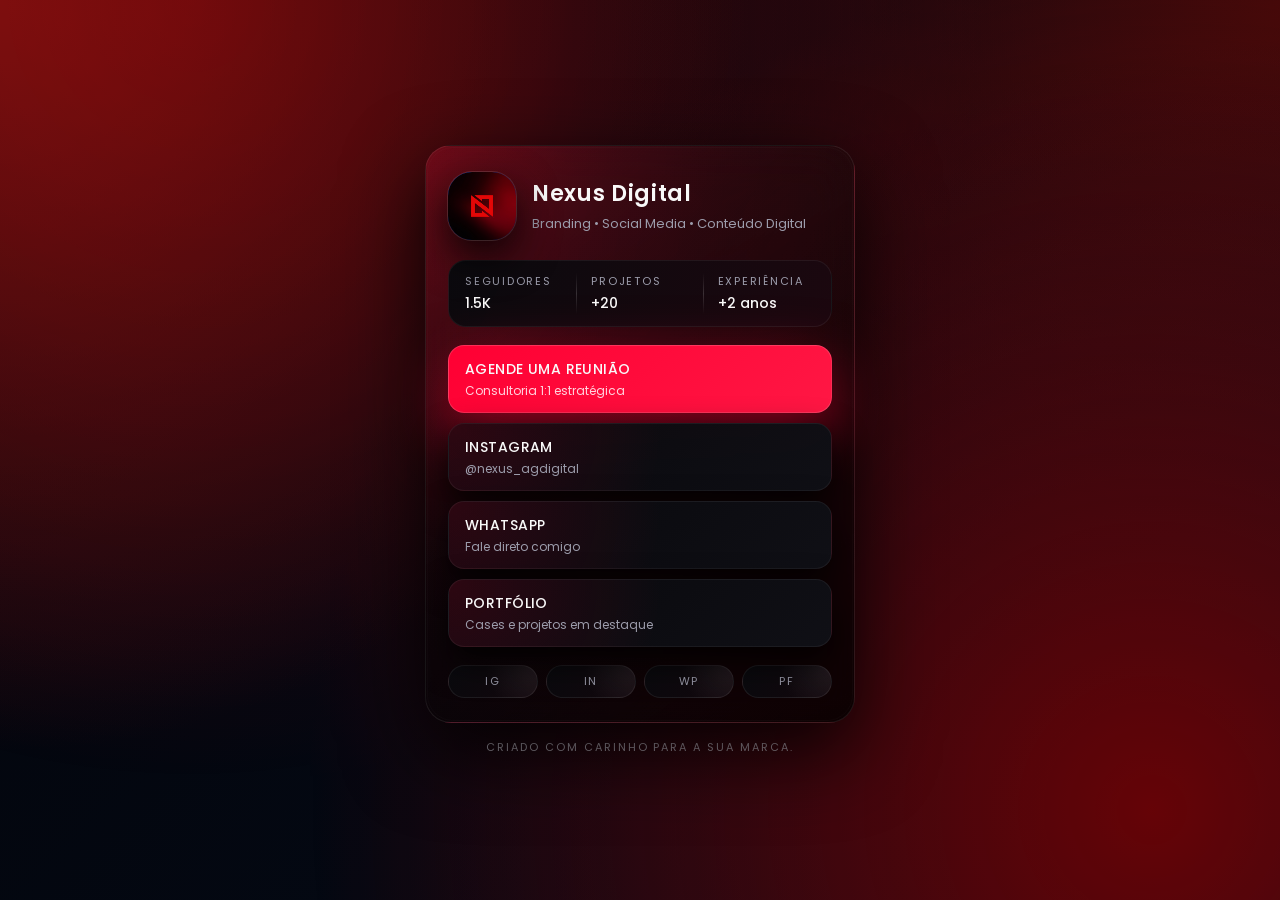
<file: index.html>
<!doctype html>
<html lang="pt-BR">
  <head>
    <meta charset="utf-8" />
    <meta
      name="viewport"
      content="width=device-width, initial-scale=1, maximum-scale=1"
    />
    <title>Nexus Digital</title>
    <meta
      name="description"
      content="Página de links personalizada - Nexus Digital."
    />
    <link rel="preconnect" href="https://fonts.googleapis.com" />
    <link rel="preconnect" href="https://fonts.gstatic.com" crossorigin />
    <link
      href="https://fonts.googleapis.com/css2?family=Poppins:wght@300;400;500;600;700&display=swap"
      rel="stylesheet"
    />
    <link rel="stylesheet" href="./styles.css" />
    <link rel="icon" type="image/png" href="./conteudo/favicon.jpeg" />
  </head>
  <body>
    <div class="bg-gradient"></div>
    <main class="page">
      <section class="card">
        <header class="profile">
          <div class="avatar-wrapper">
            <img
              src="./conteudo/SÍMBOLO.jpeg"
              alt="Foto de perfil - Nexus Digital"
              class="avatar-image"
            />
          </div>
          <div class="profile-text">
            <h1 class="name">Nexus Digital</h1>
            <p class="tagline">Branding • Social Media • Conteúdo Digital</p>
          </div>
        </header>

        <section class="stats">
          <div class="stat">
            <span class="stat-label">Seguidores</span>
            <span class="stat-value">1.5K</span>
          </div>
          <div class="divider"></div>
          <div class="stat">
            <span class="stat-label">Projetos</span>
            <span class="stat-value">+20</span>
          </div>
          <div class="divider"></div>
          <div class="stat">
            <span class="stat-label">Experiência</span>
            <span class="stat-value">+2 anos</span>
          </div>
        </section>

        <section class="links">
          <a
            class="link-pill primary"
            href="https://wa.me/5588996296618?text=Ol%C3%A1!%20Gostaria%20de%20saber%20mais%20sobre%20os%20servi%C3%A7os%20da%20Nexus..."
            target="_blank"
            rel="noreferrer"
          >
            <span class="link-label">Agende uma reunião</span>
            <span class="link-sub">Consultoria 1:1 estratégica</span>
          </a>

          <a
            class="link-pill"
            href="https://www.instagram.com/nexus_agdigital"
            target="_blank"
            rel="noreferrer"
          >
            <span class="link-label">Instagram</span>
            <span class="link-sub">@nexus_agdigital</span>
          </a>

          <a
            class="link-pill"
            href="https://wa.me/5588996296618?text=Ol%C3%A1!%20Gostaria%20de%20saber%20mais%20sobre%20os%20servi%C3%A7os%20da%20Nexus..."
            target="_blank"
            rel="noreferrer"
          >
            <span class="link-label">WhatsApp</span>
            <span class="link-sub">Fale direto comigo</span>
          </a>

          <a class="link-pill" href="./portfolio/index.html" target="_blank" rel="noreferrer">
            <!-- EM BREVE -->
            <span class="link-label">Portfólio</span>
            <span class="link-sub">Cases e projetos em destaque</span>
          </a>
        </section>

        <footer class="socials">
          <a href="https://www.instagram.com/nexus_agdigital" class="social-chip" aria-label="Instagram">
            <span>IG</span>
          </a>
          <!--
          <a href="#" class="social-chip" aria-label="YouTube">
            <span>FB</span>
          </a> -->
          <a href="https://www.linkedin.com/company/nexus-digital-ag%C3%AAncia/?viewAsMember=true" class="social-chip" aria-label="LinkedIn">
            <span>IN</span>
          </a>
          <a href="https://wa.me/5588996296618?text=Ol%C3%A1!%20Gostaria%20de%20saber%20mais%20sobre%20os%20servi%C3%A7os%20da%20Nexus..." class="social-chip" aria-label="TikTok">
            <span>WP</span>
          </a>
          <a href="./portfolio/index.html" class="social-chip" aria-label="YouTube">
            <span>PF</span>
          </a>
        </footer>
      </section>

      <p class="watermark">Criado com carinho para a sua marca.</p>
    </main>
    <script>
      const links = document.querySelectorAll(".link-pill");
      links.forEach((link) => {
        link.addEventListener("click", () => {
          link.classList.add("active");
          setTimeout(() => link.classList.remove("active"), 260);
        });
      });
    </script>
  </body>
</html>
</file>
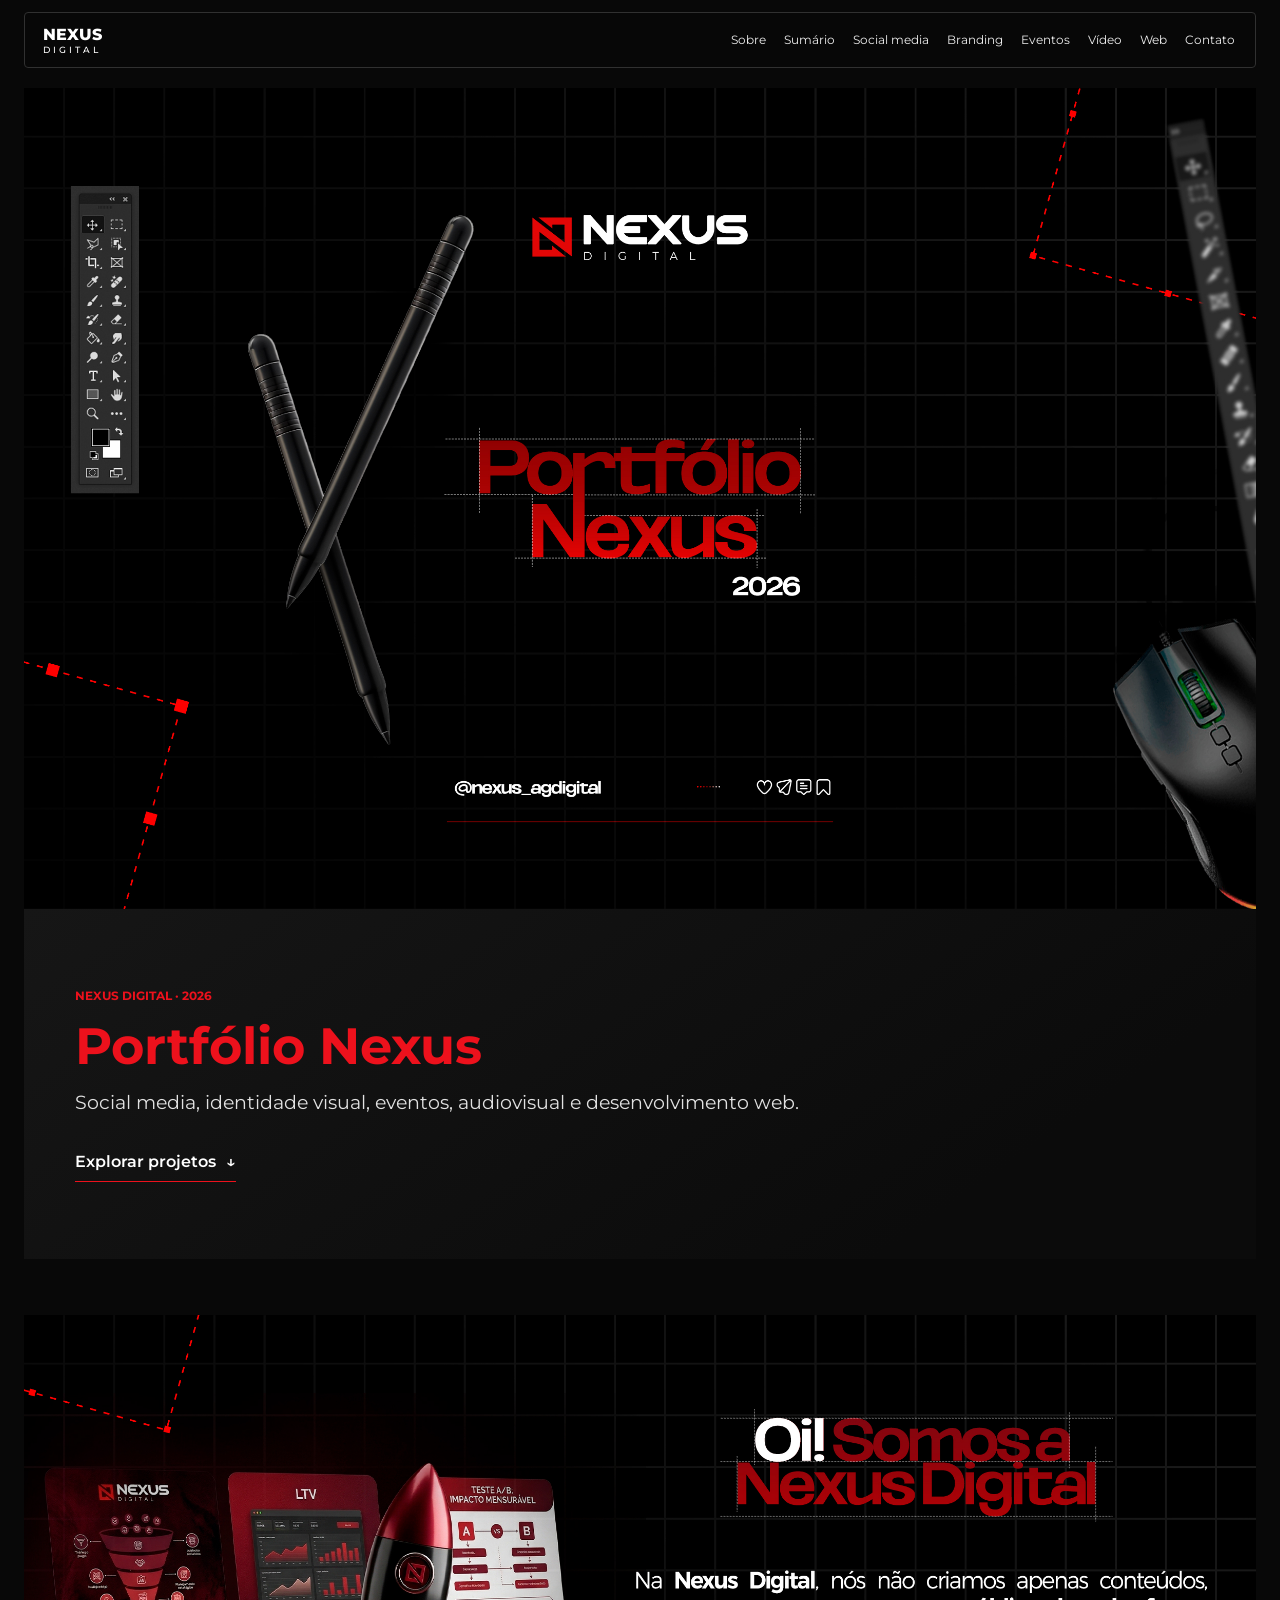
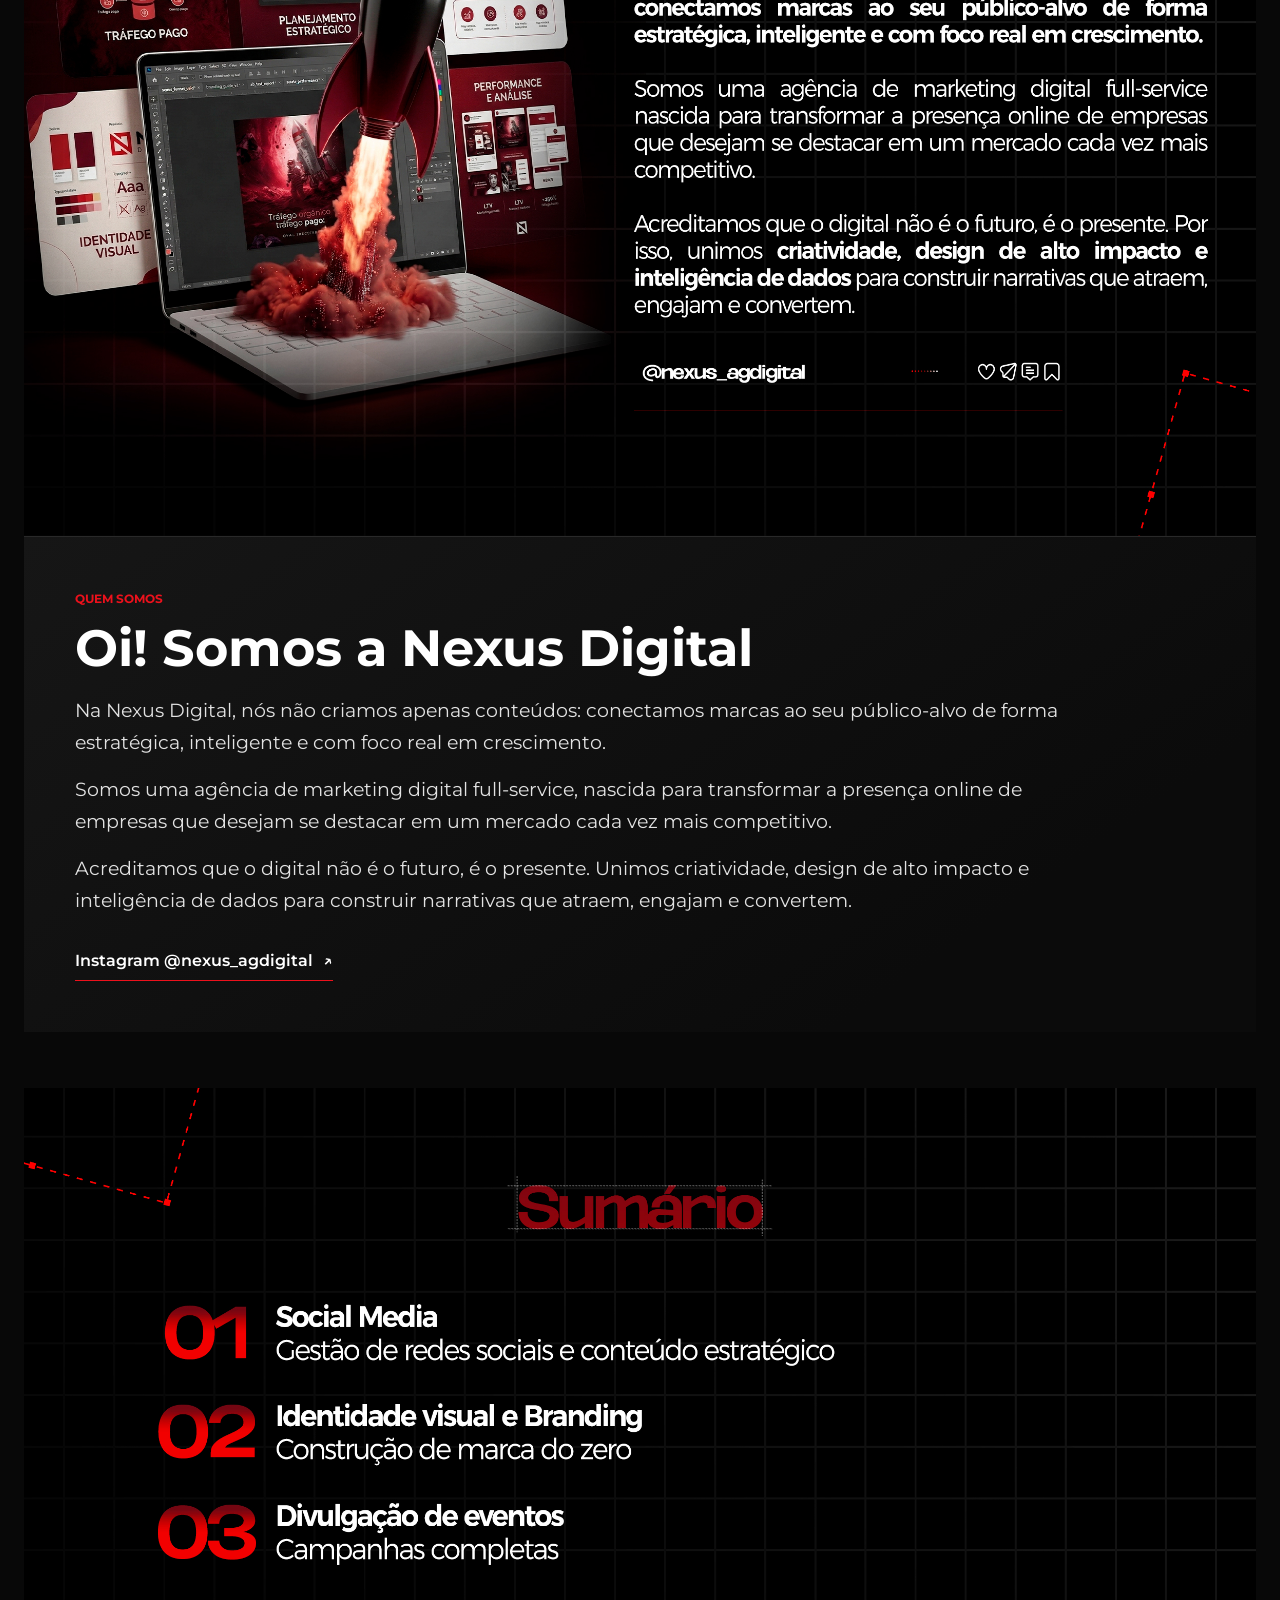
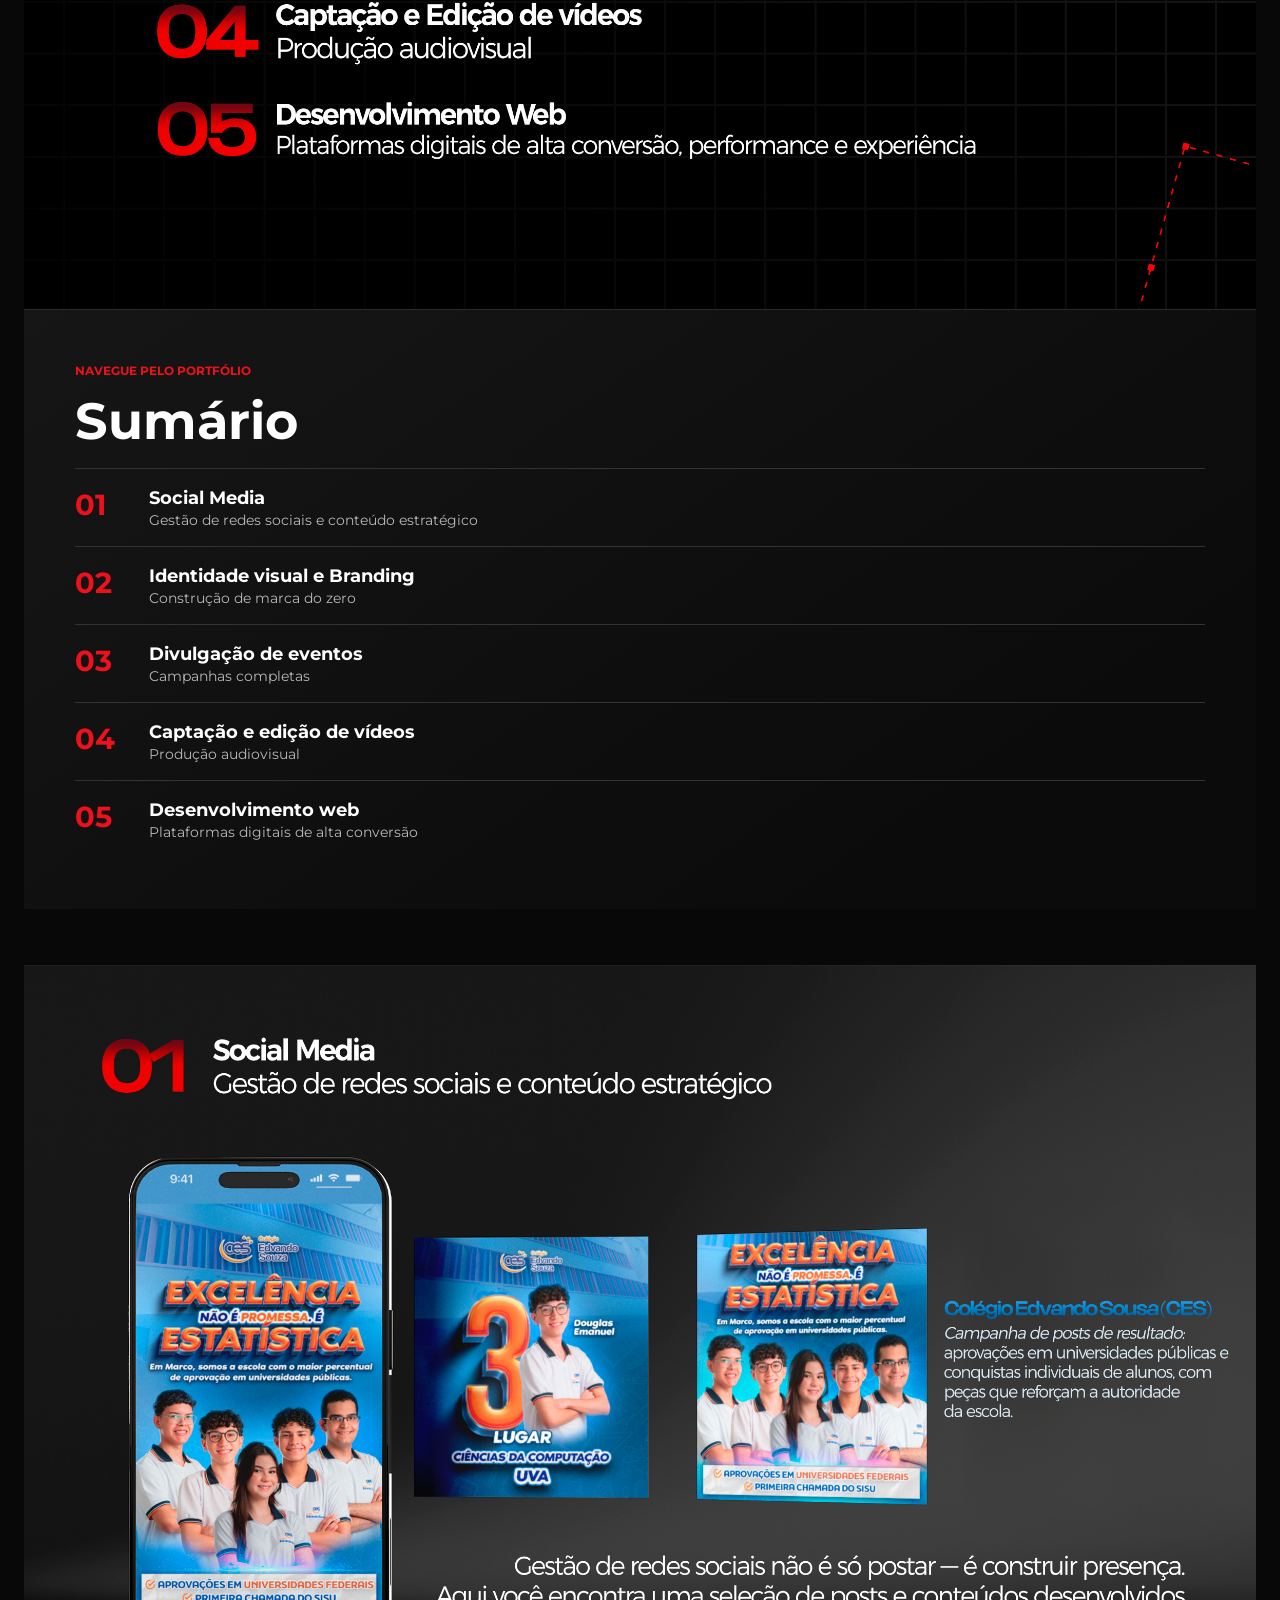
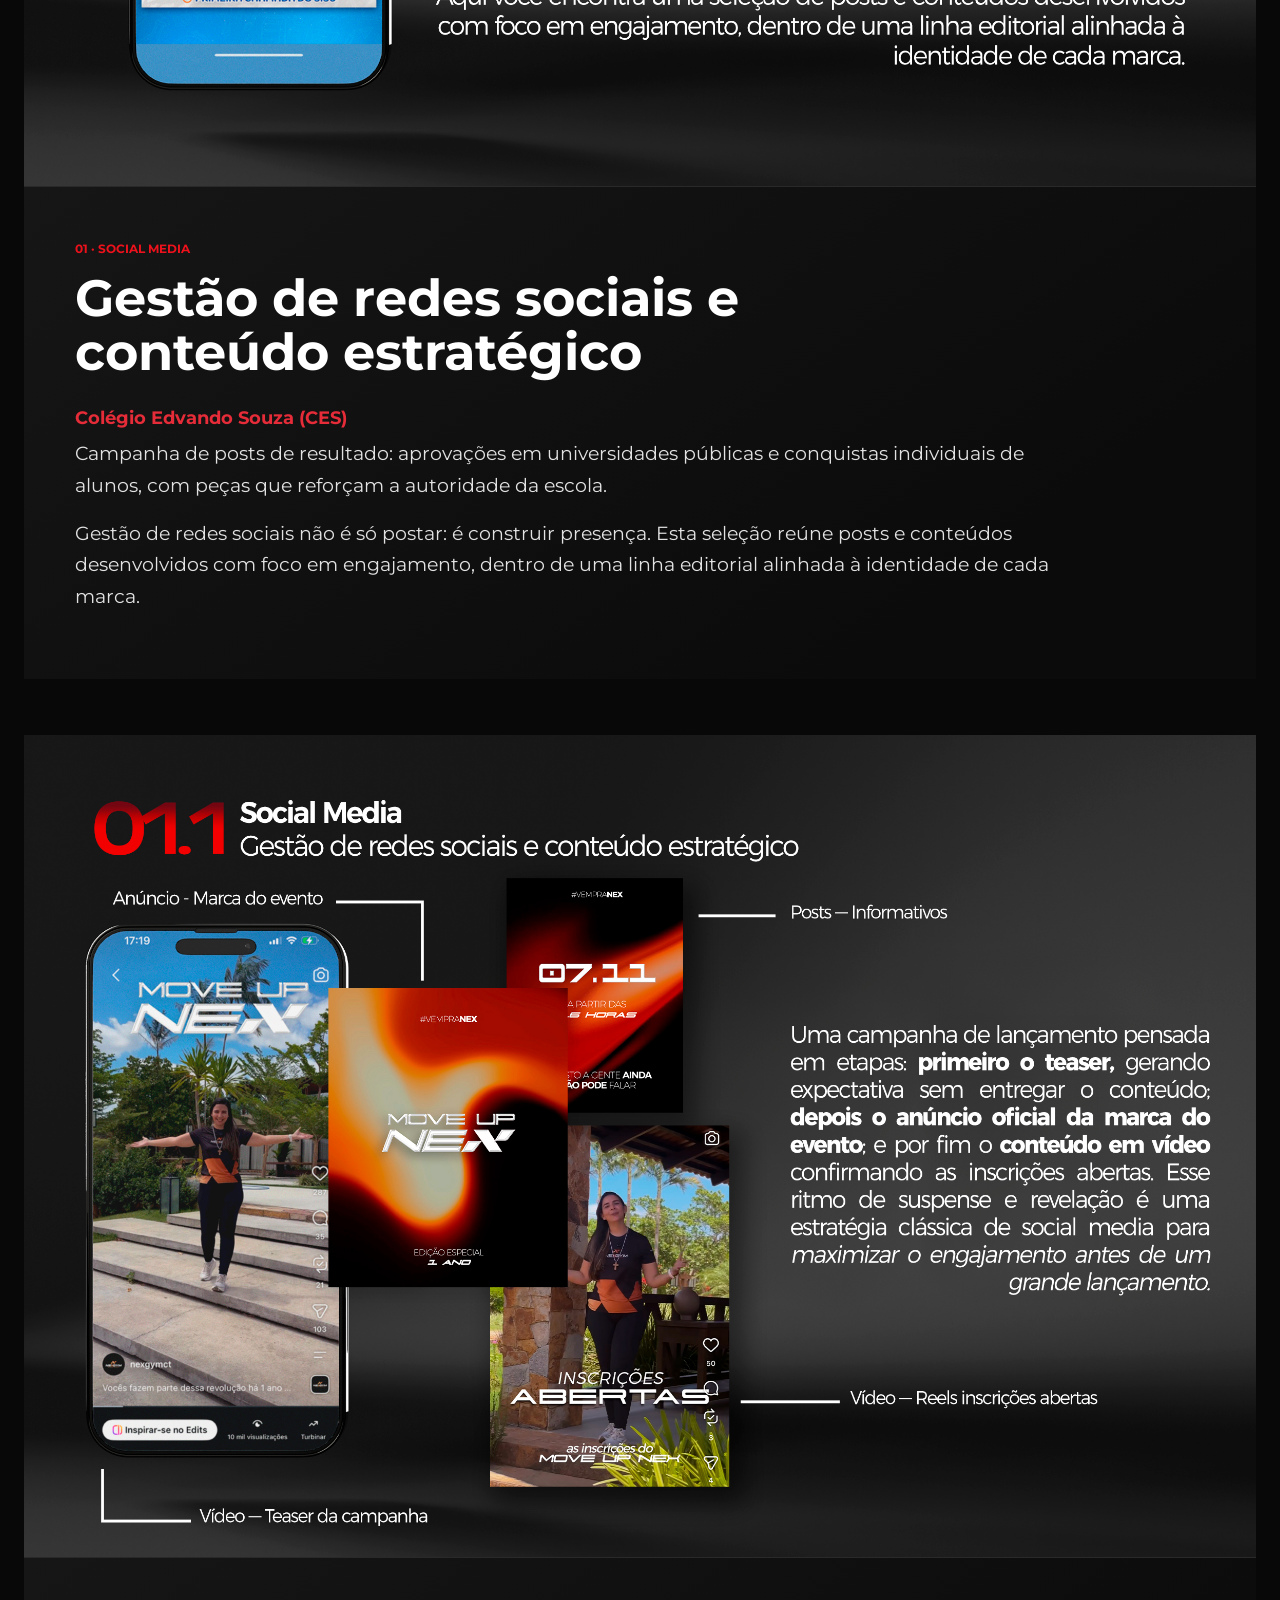
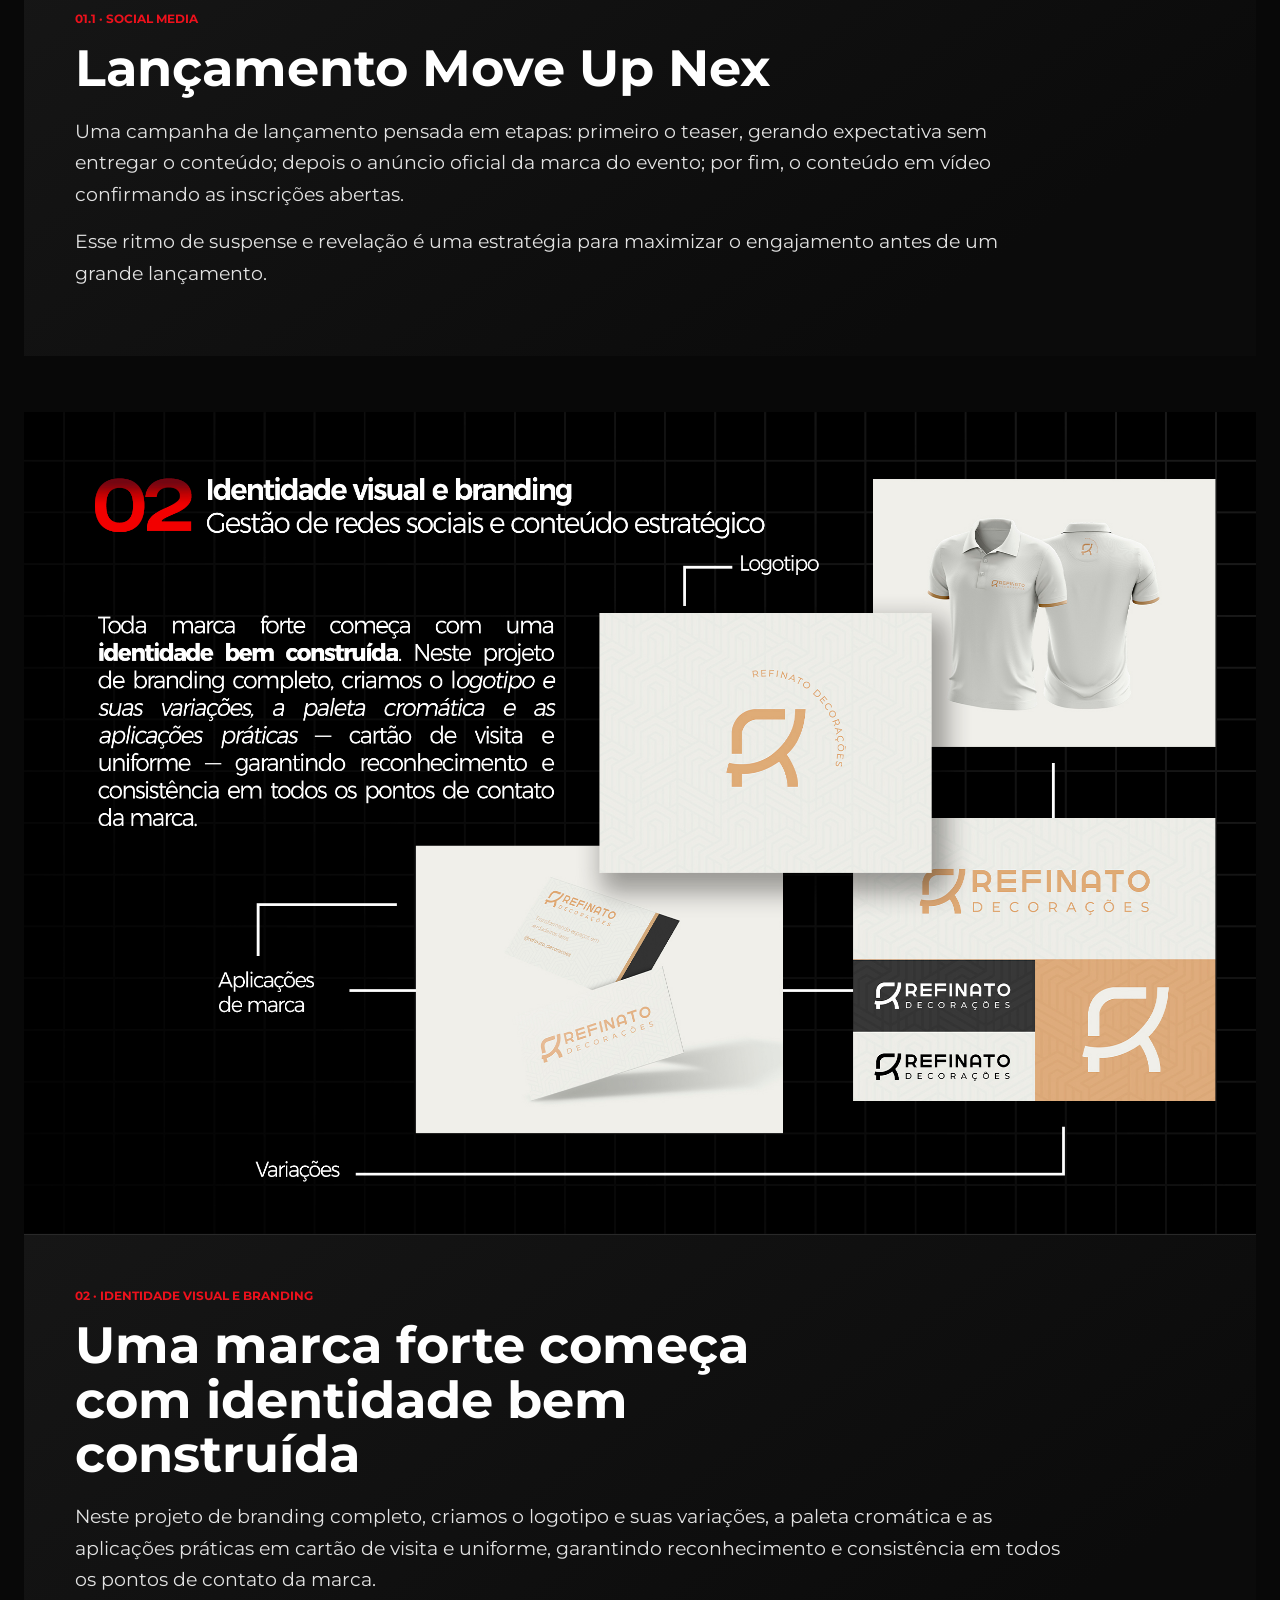
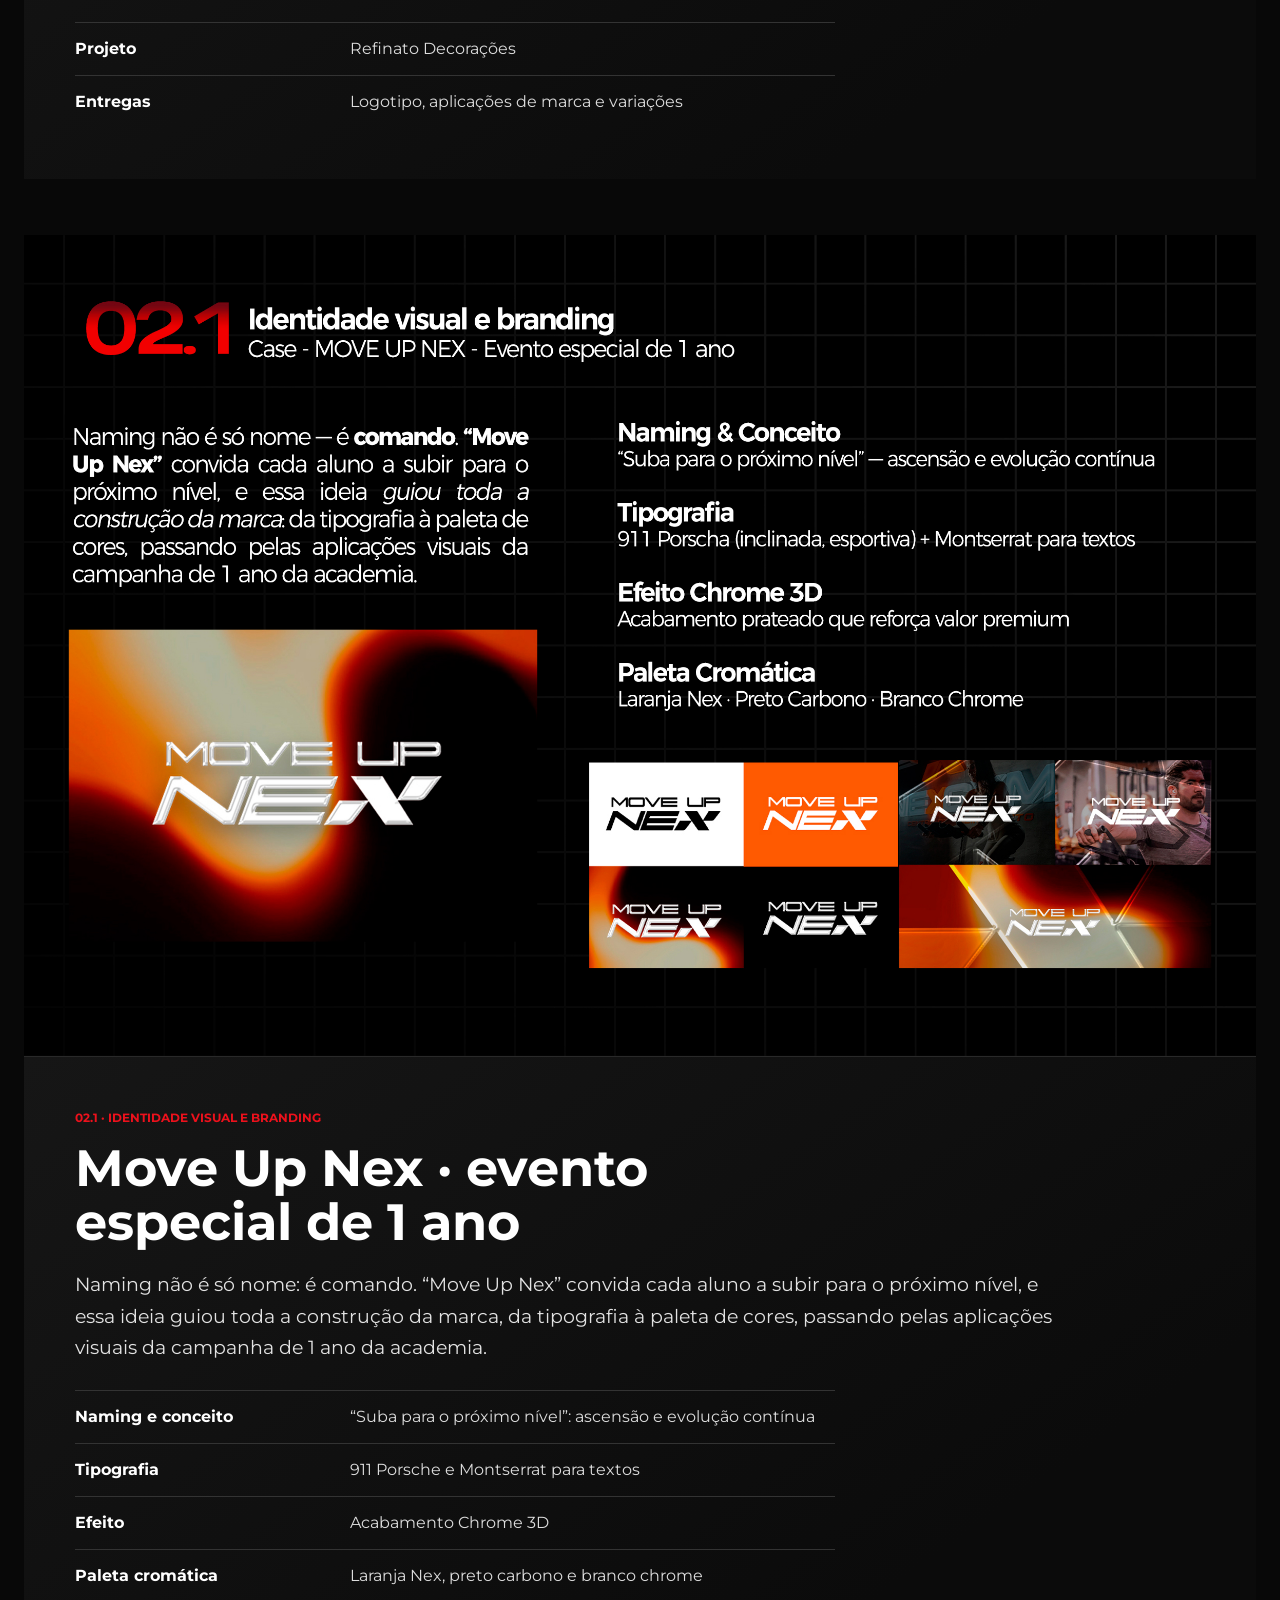
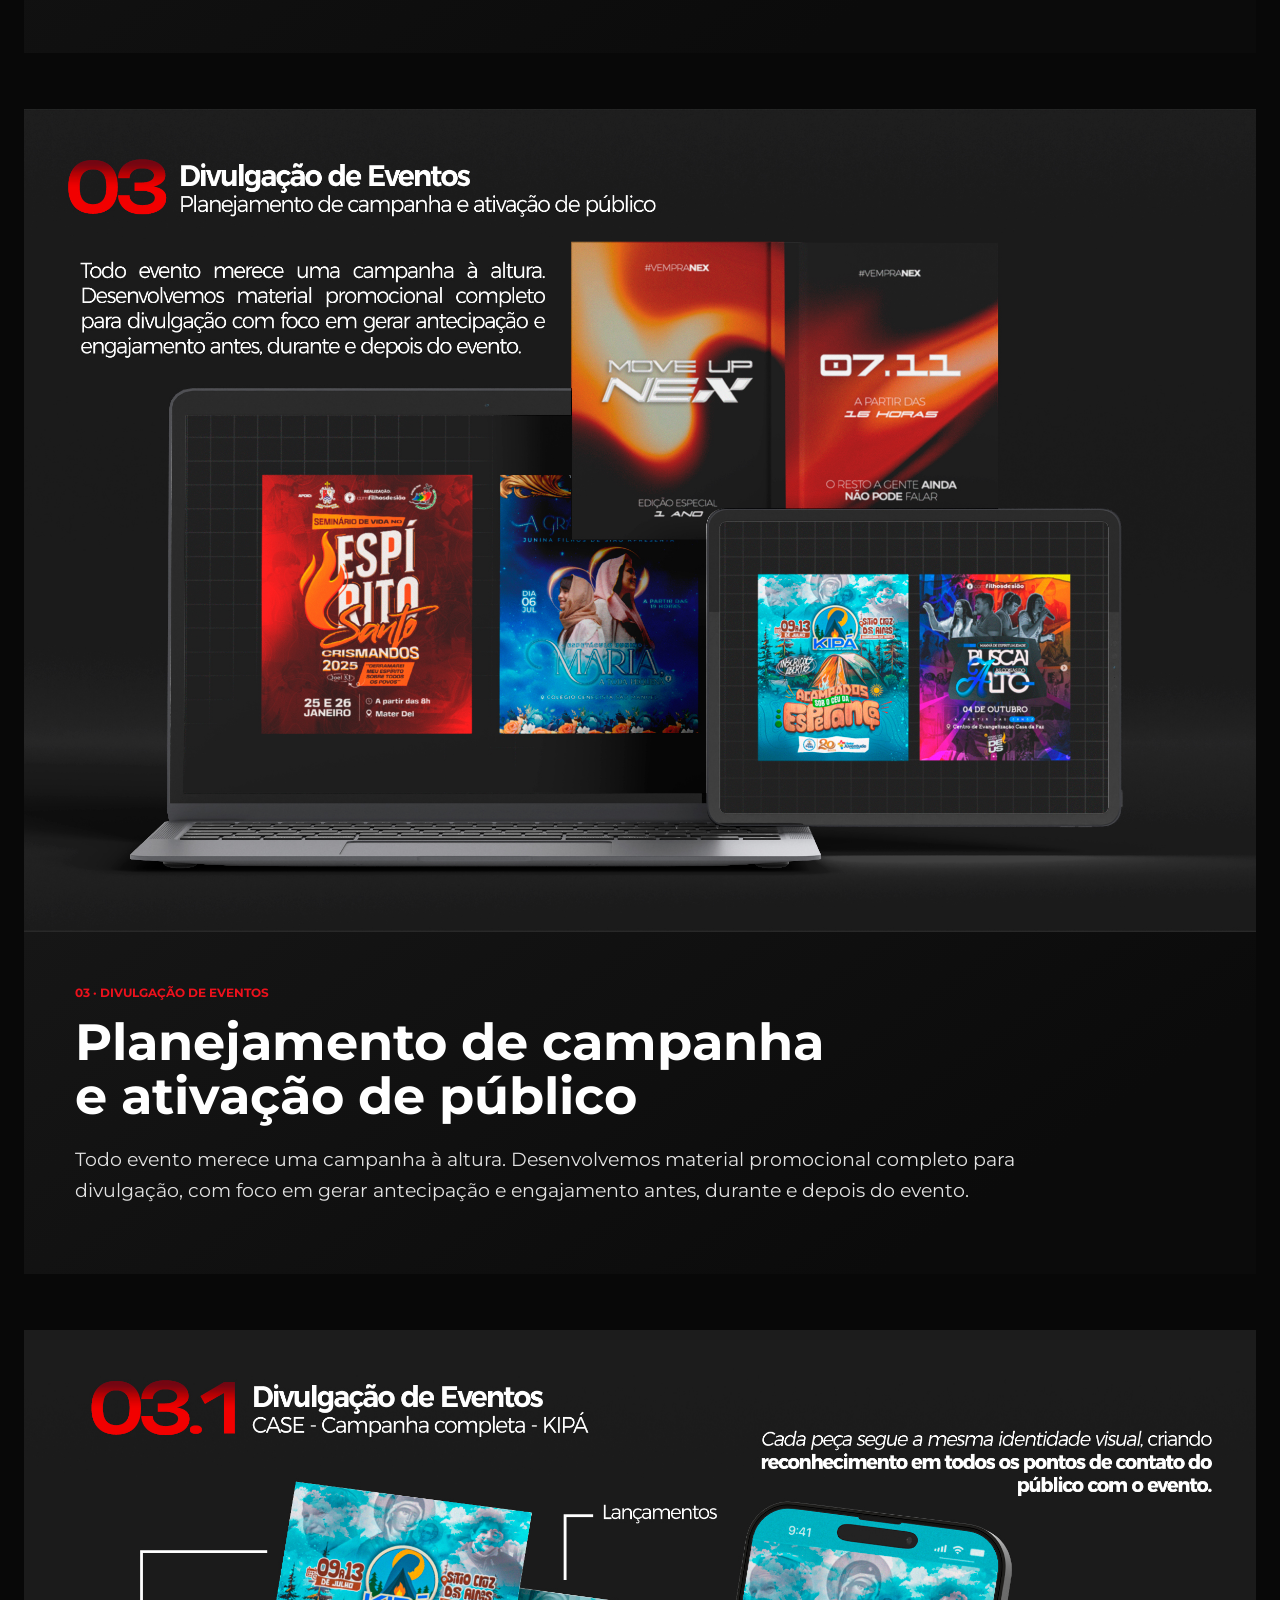
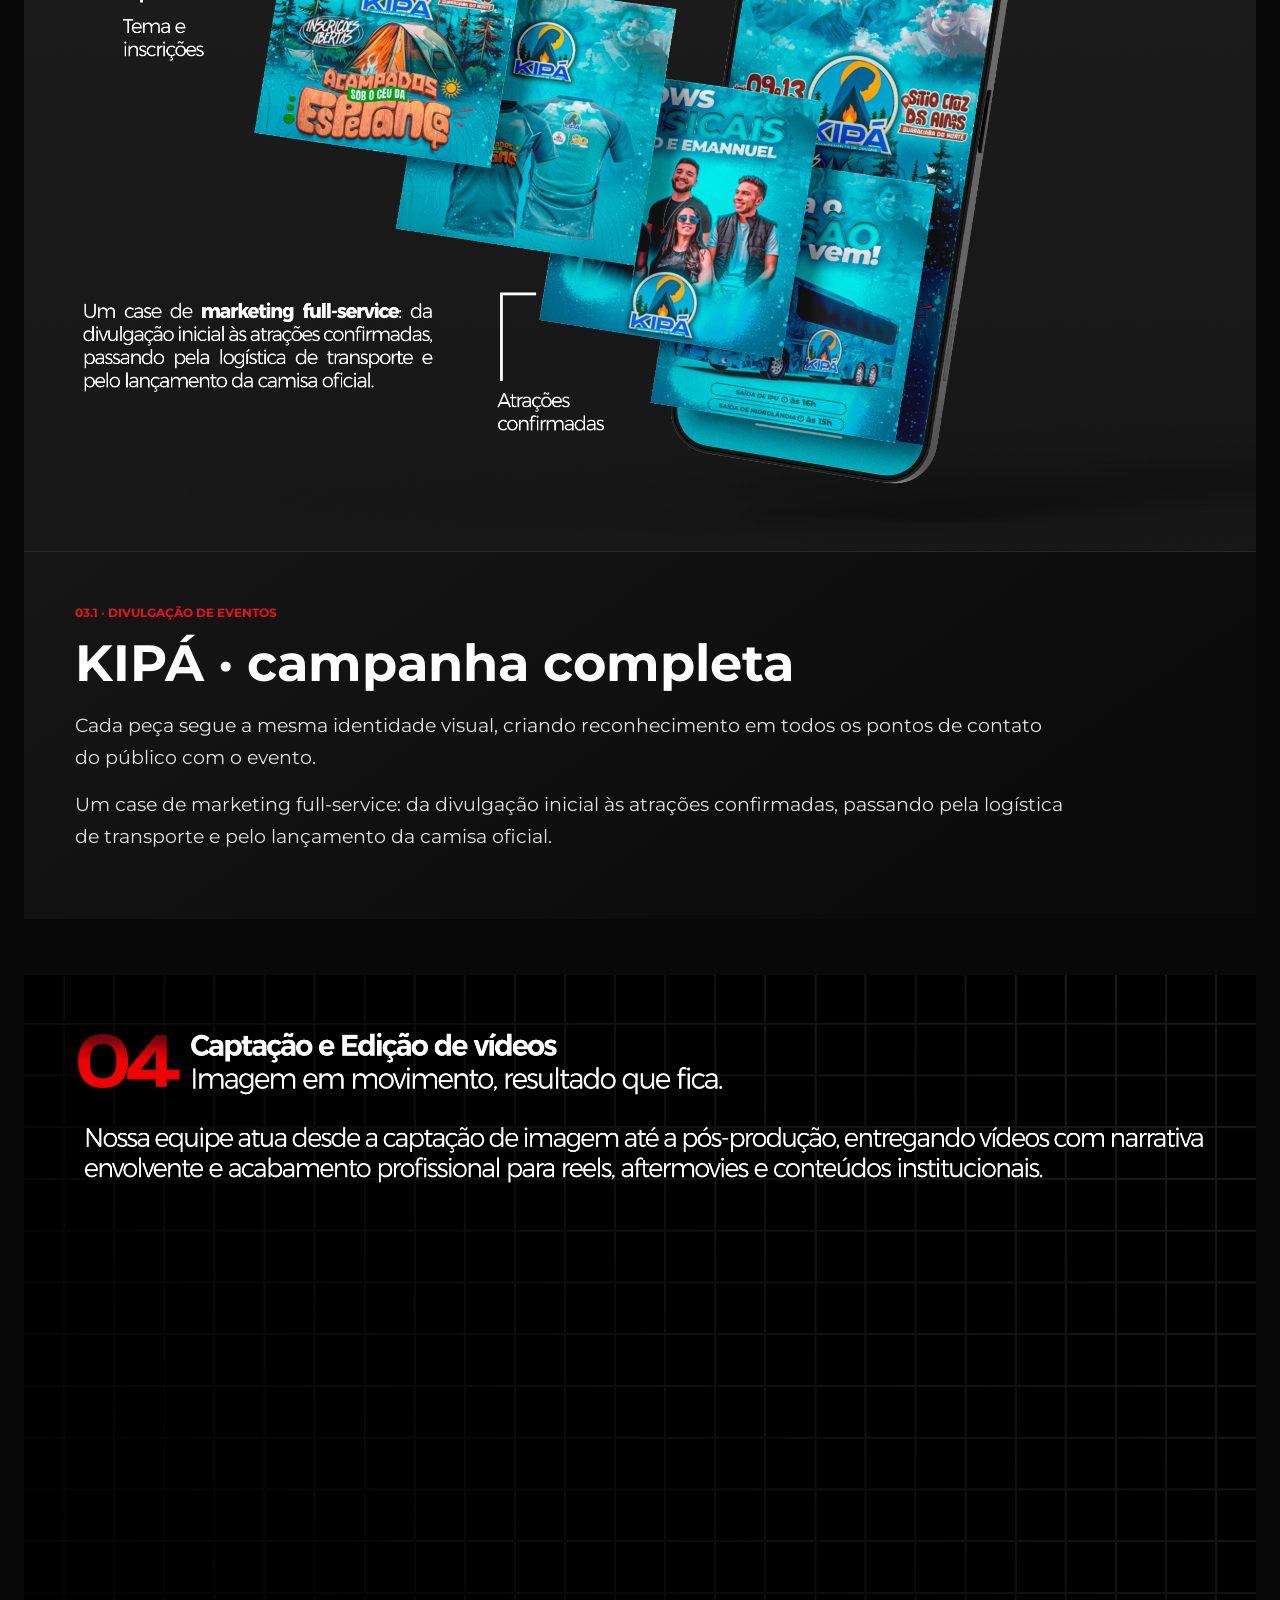
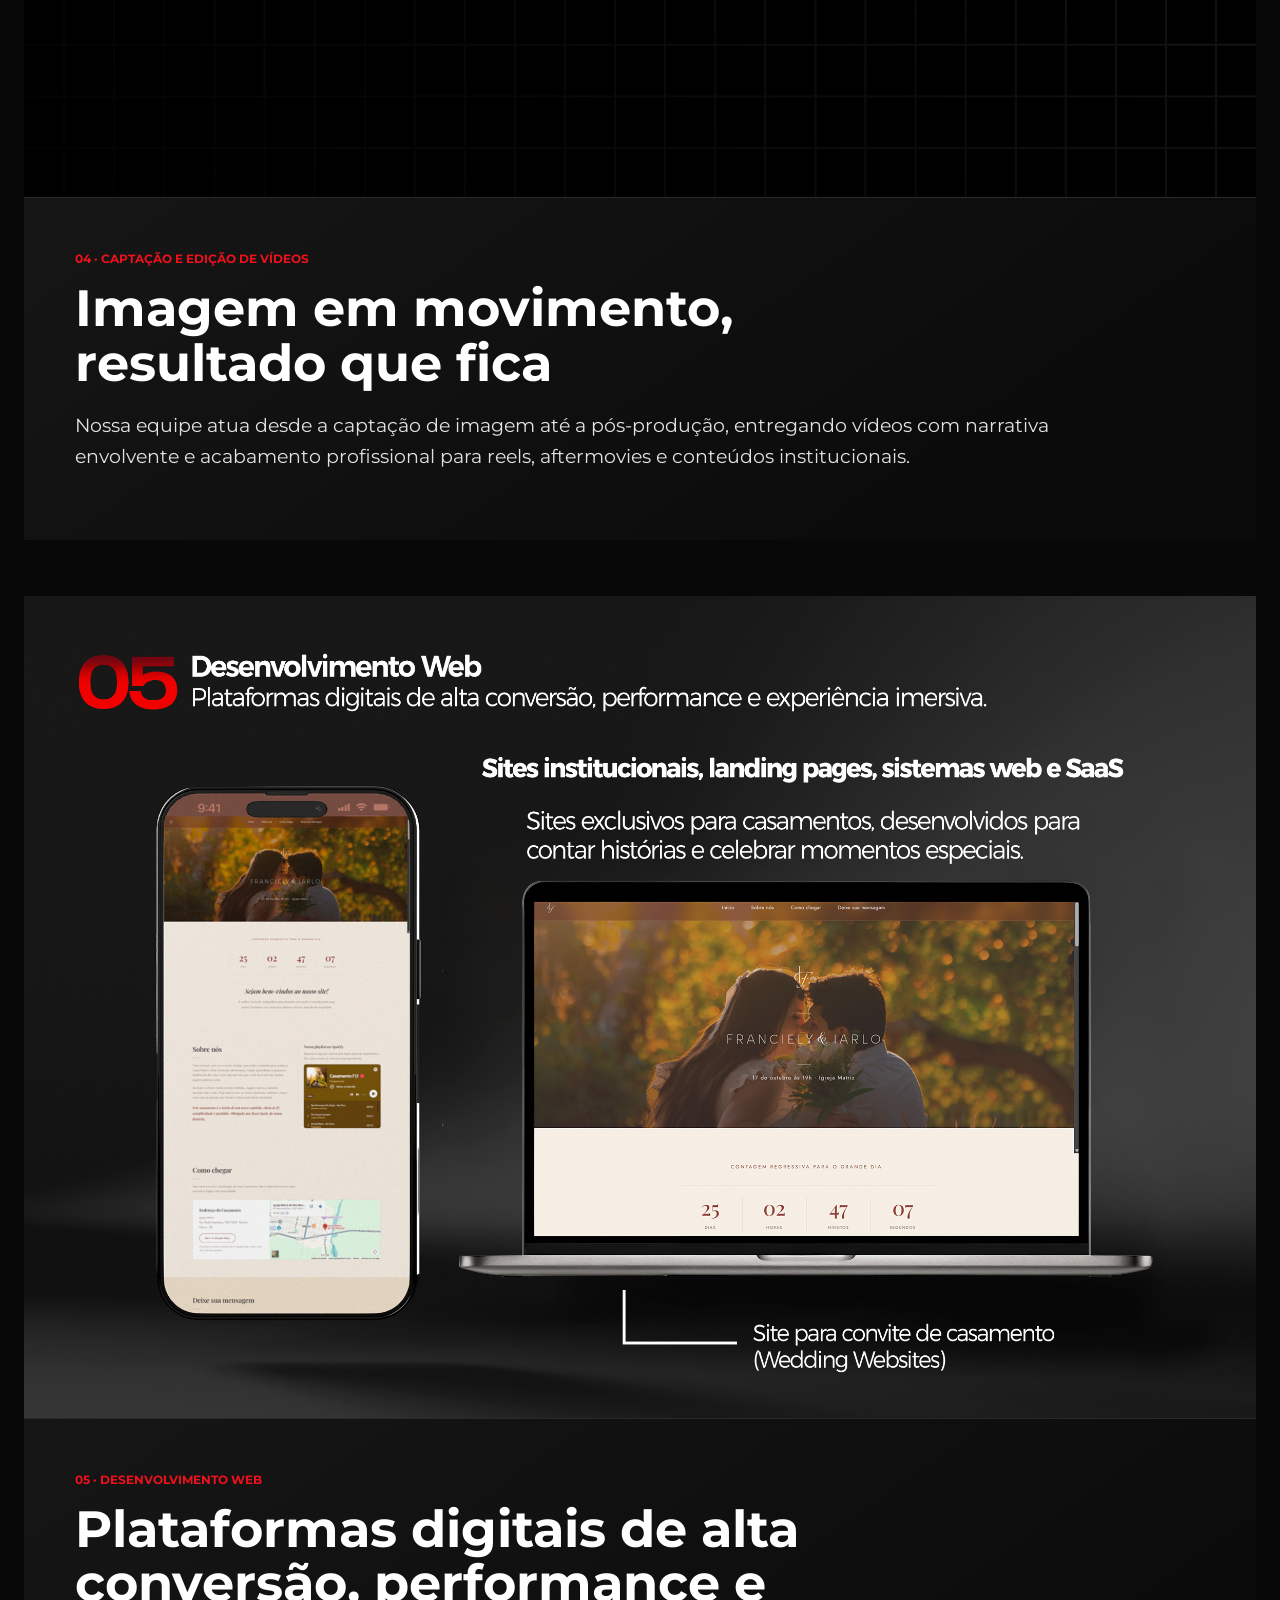
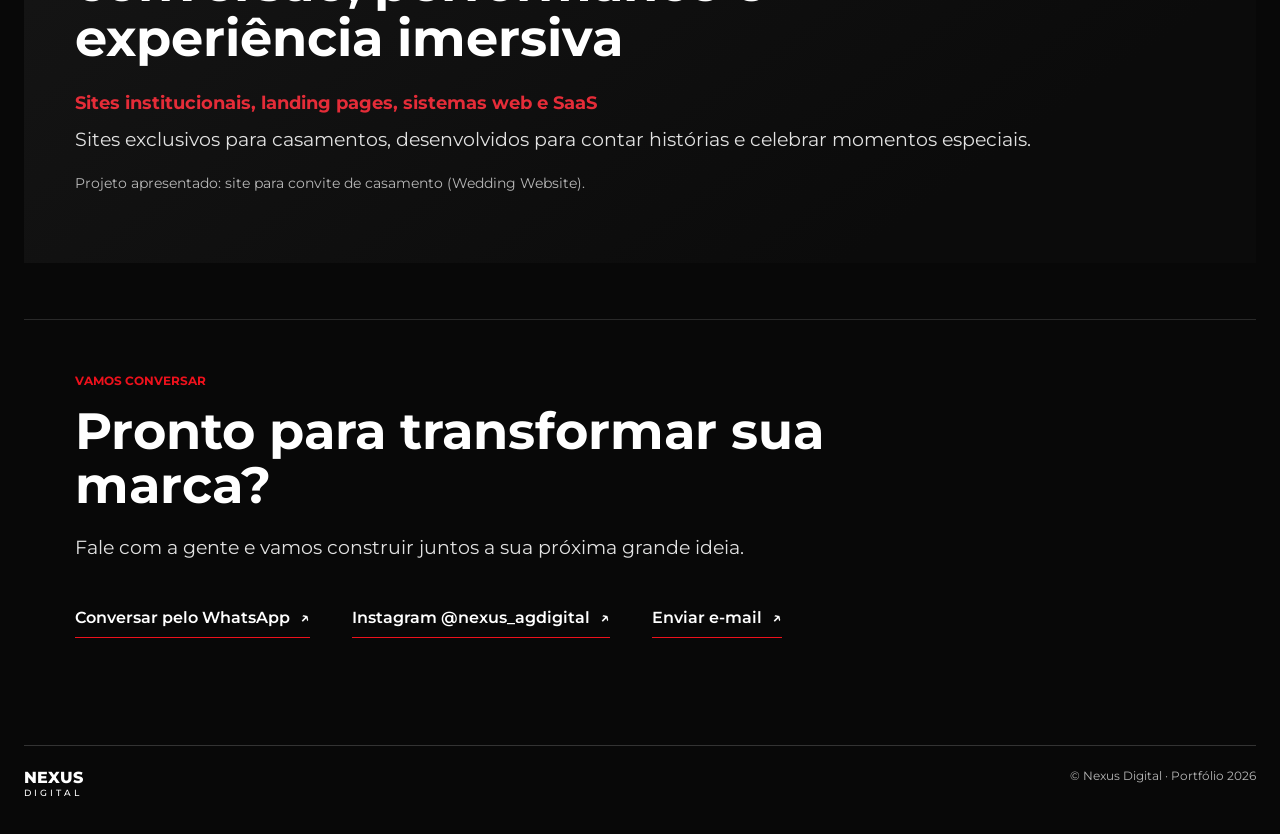
<file: portfolio/index.html>
<!doctype html>
<html lang="pt-BR">
  <head>
    <meta charset="utf-8" />
    <meta name="viewport" content="width=device-width, initial-scale=1" />
    <meta name="theme-color" content="#080808" />
    <title>Portfólio 2026 | Nexus Digital</title>
    <meta name="description" content="Portfólio Nexus Digital: social media, identidade visual, branding, eventos, vídeo e desenvolvimento web." />
    <link rel="preconnect" href="https://fonts.googleapis.com" />
    <link rel="preconnect" href="https://fonts.gstatic.com" crossorigin />
    <link href="https://fonts.googleapis.com/css2?family=Montserrat:wght@400;500;600;700;800&display=swap" rel="stylesheet" />
    <link rel="stylesheet" href="./styles.css" />
    <link rel="icon" type="image/png" href="../conteudo/favicon.jpeg" />
  </head>
  <body>
    <a class="skip-link" href="#conteudo">Pular para o conteúdo</a>
    <header class="topbar">
      <a class="wordmark" href="#inicio" aria-label="Nexus Digital, início">NEXUS <span>DIGITAL</span></a>
      <nav class="topnav" aria-label="Navegação do portfólio">
        <a href="#sobre">Sobre</a>
        <a href="#sumario">Sumário</a>
        <a href="#social-media">Social media</a>
        <a href="#branding">Branding</a>
        <a href="#eventos">Eventos</a>
        <a href="#video">Vídeo</a>
        <a href="#web">Web</a>
        <a href="#contato">Contato</a>
      </nav>
    </header>

    <main id="conteudo">
      <section id="inicio" class="art-section cover" aria-labelledby="titulo-portfolio">
        <img src="./assets/PORTFÓLIO-CAPA.jpg" alt="Capa do portfólio Nexus Digital 2026, com ferramentas de criação e identidade visual da agência." fetchpriority="high" />
        <div class="text-panel cover-copy">
          <p class="eyebrow">Nexus Digital · 2026</p>
          <h1 id="titulo-portfolio">Portfólio Nexus</h1>
          <p>Social media, identidade visual, eventos, audiovisual e desenvolvimento web.</p>
          <a class="text-link" href="#sumario">Explorar projetos <span aria-hidden="true">↓</span></a>
        </div>
      </section>

      <section id="sobre" class="art-section" aria-labelledby="titulo-sobre">
        <img src="./assets/QUEM-SOMOS.jpg" alt="Composição visual da apresentação da Nexus Digital, com projetos, estratégia e design em tons de vermelho." loading="lazy" />
        <div class="text-panel">
          <p class="eyebrow">Quem somos</p>
          <h2 id="titulo-sobre">Oi! Somos a Nexus Digital</h2>
          <p>Na Nexus Digital, nós não criamos apenas conteúdos: conectamos marcas ao seu público-alvo de forma estratégica, inteligente e com foco real em crescimento.</p>
          <p>Somos uma agência de marketing digital full-service, nascida para transformar a presença online de empresas que desejam se destacar em um mercado cada vez mais competitivo.</p>
          <p>Acreditamos que o digital não é o futuro, é o presente. Unimos criatividade, design de alto impacto e inteligência de dados para construir narrativas que atraem, engajam e convertem.</p>
          <a class="text-link" href="https://www.instagram.com/nexus_agdigital" target="_blank" rel="noopener noreferrer">Instagram @nexus_agdigital <span aria-hidden="true">↗</span></a>
        </div>
      </section>

      <section id="sumario" class="art-section contents" aria-labelledby="titulo-sumario">
        <img src="./assets/SUMÁRIO.jpg" alt="Sumário visual das cinco áreas do portfólio: Social Media, Identidade Visual e Branding, Divulgação de Eventos, Captação e Edição de Vídeos e Desenvolvimento Web." loading="lazy" />
        <div class="text-panel">
          <p class="eyebrow">Navegue pelo portfólio</p>
          <h2 id="titulo-sumario">Sumário</h2>
          <ol class="contents-list">
            <li><a href="#social-media"><span>01</span> Social Media <small>Gestão de redes sociais e conteúdo estratégico</small></a></li>
            <li><a href="#branding"><span>02</span> Identidade visual e Branding <small>Construção de marca do zero</small></a></li>
            <li><a href="#eventos"><span>03</span> Divulgação de eventos <small>Campanhas completas</small></a></li>
            <li><a href="#video"><span>04</span> Captação e edição de vídeos <small>Produção audiovisual</small></a></li>
            <li><a href="#web"><span>05</span> Desenvolvimento web <small>Plataformas digitais de alta conversão</small></a></li>
          </ol>
        </div>
      </section>

      <section id="social-media" class="art-section" aria-labelledby="titulo-social">
        <img src="./assets/01-SOCIAL-MEDIA.jpg" alt="Peças para o Colégio Edvando Souza: campanha de aprovações em universidades e conquistas de alunos, apresentadas em mockups de celular e posts." loading="lazy" />
        <div class="text-panel">
          <p class="eyebrow">01 · Social Media</p>
          <h2 id="titulo-social">Gestão de redes sociais e conteúdo estratégico</h2>
          <h3>Colégio Edvando Souza (CES)</h3>
          <p>Campanha de posts de resultado: aprovações em universidades públicas e conquistas individuais de alunos, com peças que reforçam a autoridade da escola.</p>
          <p>Gestão de redes sociais não é só postar: é construir presença. Esta seleção reúne posts e conteúdos desenvolvidos com foco em engajamento, dentro de uma linha editorial alinhada à identidade de cada marca.</p>
        </div>
      </section>

      <section id="social-case" class="art-section" aria-labelledby="titulo-social-case">
        <img src="./assets/01.1-SOCIAL-MEDIA.jpg" alt="Campanha Move Up Nex: teaser, anúncio da marca do evento e vídeo Reels anunciando inscrições abertas." loading="lazy" />
        <div class="text-panel">
          <p class="eyebrow">01.1 · Social Media</p>
          <h2 id="titulo-social-case">Lançamento Move Up Nex</h2>
          <p>Uma campanha de lançamento pensada em etapas: primeiro o teaser, gerando expectativa sem entregar o conteúdo; depois o anúncio oficial da marca do evento; por fim, o conteúdo em vídeo confirmando as inscrições abertas.</p>
          <p>Esse ritmo de suspense e revelação é uma estratégia para maximizar o engajamento antes de um grande lançamento.</p>
        </div>
      </section>

      <section id="branding" class="art-section" aria-labelledby="titulo-branding">
        <img src="./assets/02-IDENTIDADE-SOCIAL-E-BRANDING.jpg" alt="Identidade visual Refinato Decorações aplicada em logotipo, cartões, uniformes e variações da marca." loading="lazy" />
        <div class="text-panel">
          <p class="eyebrow">02 · Identidade visual e Branding</p>
          <h2 id="titulo-branding">Uma marca forte começa com identidade bem construída</h2>
          <p>Neste projeto de branding completo, criamos o logotipo e suas variações, a paleta cromática e as aplicações práticas em cartão de visita e uniforme, garantindo reconhecimento e consistência em todos os pontos de contato da marca.</p>
          <ul class="detail-list">
            <li><strong>Projeto</strong><span>Refinato Decorações</span></li>
            <li><strong>Entregas</strong><span>Logotipo, aplicações de marca e variações</span></li>
          </ul>
        </div>
      </section>

      <section id="branding-case" class="art-section" aria-labelledby="titulo-branding-case">
        <img src="./assets/02.1-IDENTIDADE-SOCIAL-E-BRANDING.jpg" alt="Case Move Up Nex: logotipo em versões cromadas, paleta laranja, preto e branco e aplicações para a campanha de aniversário da academia." loading="lazy" />
        <div class="text-panel">
          <p class="eyebrow">02.1 · Identidade visual e Branding</p>
          <h2 id="titulo-branding-case">Move Up Nex · evento especial de 1 ano</h2>
          <p>Naming não é só nome: é comando. “Move Up Nex” convida cada aluno a subir para o próximo nível, e essa ideia guiou toda a construção da marca, da tipografia à paleta de cores, passando pelas aplicações visuais da campanha de 1 ano da academia.</p>
          <ul class="detail-list">
            <li><strong>Naming e conceito</strong><span>“Suba para o próximo nível”: ascensão e evolução contínua</span></li>
            <li><strong>Tipografia</strong><span>911 Porsche e Montserrat para textos</span></li>
            <li><strong>Efeito</strong><span>Acabamento Chrome 3D</span></li>
            <li><strong>Paleta cromática</strong><span>Laranja Nex, preto carbono e branco chrome</span></li>
          </ul>
        </div>
      </section>

      <section id="eventos" class="art-section" aria-labelledby="titulo-eventos">
        <img src="./assets/03-DIVULGAÇÃO-DE-EVENTOS.jpg" alt="Peças promocionais para eventos exibidas em telas: campanha Move Up Nex, artes de festas e eventos culturais." loading="lazy" />
        <div class="text-panel">
          <p class="eyebrow">03 · Divulgação de eventos</p>
          <h2 id="titulo-eventos">Planejamento de campanha e ativação de público</h2>
          <p>Todo evento merece uma campanha à altura. Desenvolvemos material promocional completo para divulgação, com foco em gerar antecipação e engajamento antes, durante e depois do evento.</p>
        </div>
      </section>

      <section id="eventos-case" class="art-section" aria-labelledby="titulo-eventos-case">
        <img src="./assets/03.1-DIVULGAÇÃO-DE-EVENTOS.jpg" alt="Case KIPÁ: campanha de acampamento com identidade visual aplicada em anúncios, camisetas, atrações e informações de transporte." loading="lazy" />
        <div class="text-panel">
          <p class="eyebrow">03.1 · Divulgação de eventos</p>
          <h2 id="titulo-eventos-case">KIPÁ · campanha completa</h2>
          <p>Cada peça segue a mesma identidade visual, criando reconhecimento em todos os pontos de contato do público com o evento.</p>
          <p>Um case de marketing full-service: da divulgação inicial às atrações confirmadas, passando pela logística de transporte e pelo lançamento da camisa oficial.</p>
        </div>
      </section>

      <section id="video" class="art-section" aria-labelledby="titulo-video">
        <img src="./assets/04-CAPTAÇÃO-E-EDIÇÃO-DE-VÍDEO.jpg" alt="Abertura da seção de captação e edição de vídeos, com fundo escuro e identidade visual Nexus em vermelho e branco." loading="lazy" />
        <div class="text-panel">
          <p class="eyebrow">04 · Captação e edição de vídeos</p>
          <h2 id="titulo-video">Imagem em movimento, resultado que fica</h2>
          <p>Nossa equipe atua desde a captação de imagem até a pós-produção, entregando vídeos com narrativa envolvente e acabamento profissional para reels, aftermovies e conteúdos institucionais.</p>
        </div>
      </section>

      <section id="web" class="art-section" aria-labelledby="titulo-web">
        <img src="./assets/05-DESENVOLVIMENTO-WEB.jpg" alt="Mockups de um site para convite de casamento em celular e computador, com fotografia do casal e contagem regressiva." loading="lazy" />
        <div class="text-panel">
          <p class="eyebrow">05 · Desenvolvimento web</p>
          <h2 id="titulo-web">Plataformas digitais de alta conversão, performance e experiência imersiva</h2>
          <h3>Sites institucionais, landing pages, sistemas web e SaaS</h3>
          <p>Sites exclusivos para casamentos, desenvolvidos para contar histórias e celebrar momentos especiais.</p>
          <p class="caption">Projeto apresentado: site para convite de casamento (Wedding Website).</p>
        </div>
      </section>

      <section id="contato" class="art-section contact" aria-labelledby="titulo-contato">
        <img src="./assets/CONTATO.jpg" alt="Encerramento do portfólio Nexus Digital com a mensagem ‘Pronto para transformar sua marca?’ e convite para conversar." loading="lazy" />
        <div class="text-panel">
          <p class="eyebrow">Vamos conversar</p>
          <h2 id="titulo-contato">Pronto para transformar sua marca?</h2>
          <p>Fale com a gente e vamos construir juntos a sua próxima grande ideia.</p>
          <div class="contact-links">
            <a class="text-link" href="https://wa.me/5588996296618?text=Ol%C3%A1!%20Quero%20conversar%20sobre%20um%20projeto%20com%20a%20Nexus%20Digital." target="_blank" rel="noopener noreferrer">Conversar pelo WhatsApp <span aria-hidden="true">↗</span></a>
            <a class="text-link" href="https://www.instagram.com/nexus_agdigital" target="_blank" rel="noopener noreferrer">Instagram @nexus_agdigital <span aria-hidden="true">↗</span></a>
            <a class="text-link" href="mailto:nexus.ag.digital1@gmail.com">Enviar e-mail <span aria-hidden="true">↗</span></a>
          </div>
        </div>
      </section>
    </main>

    <footer class="footer">
      <a class="wordmark" href="#inicio">NEXUS <span>DIGITAL</span></a>
      <p>© Nexus Digital · Portfólio 2026</p>
    </footer>
  </body>
</html>
</file>
<file: styles.css>
:root {
  --bg-start: #02040a;
  --bg-end: #050b18;
  --accent: #ff0033;
  --accent-soft: rgba(255, 0, 51, 0.35);
  --accent-strong: #ff1744;
  --text-main: #f9f9f9;
  --text-muted: #9c9cab;
  --surface: rgba(7, 7, 10, 0.88);
  --surface-soft: rgba(18, 18, 24, 0.9);
  --border-subtle: rgba(255, 255, 255, 0.08);
  --shadow-soft: 0 28px 80px rgba(0, 0, 0, 0.85);
  --radius-xl: 26px;
  --radius-pill: 999px;
  --blur-glass: 22px;
  --transition-fast: 160ms ease-out;
  --transition-med: 220ms ease-out;
}

*,
*::before,
*::after {
  box-sizing: border-box;
}

body {
  margin: 0;
  min-height: 100vh;
  font-family: "Poppins", system-ui, -apple-system, BlinkMacSystemFont, sans-serif;
  color: var(--text-main);
  background: radial-gradient(circle at top left, #631212 0, transparent 48%),
    radial-gradient(circle at bottom right, #02101f 0, transparent 55%),
    radial-gradient(circle at top right, #450a0a 0, transparent 45%),
    linear-gradient(135deg, var(--bg-start), var(--bg-end));
  display: flex;
  align-items: center;
  justify-content: center;
  padding: 32px 18px;
}

.bg-gradient {
  position: fixed;
  inset: 0;
  background:
    radial-gradient(circle at 15% 0%, rgba(255, 0, 0, 0.28), transparent 56%),
    radial-gradient(circle at 90% 90%, rgba(132, 0, 0, 0.9), transparent 60%);
  opacity: 0.85;
  pointer-events: none;
  z-index: -2;
}

.page {
  position: relative;
  width: 100%;
  max-width: 430px;
  z-index: 1;
}

.card {
  position: relative;
  background: linear-gradient(
      145deg,
      rgba(255, 255, 255, 0.02),
      rgba(0, 0, 0, 0.8)
    ),
    radial-gradient(circle at 0 0, rgba(255, 0, 51, 0.2), transparent 60%);
  border-radius: var(--radius-xl);
  padding: 26px 22px 24px;
  border: 1px solid var(--border-subtle);
  box-shadow: var(--shadow-soft);
  backdrop-filter: blur(var(--blur-glass));
}

.card::before {
  content: "";
  position: absolute;
  inset: 1px;
  border-radius: inherit;
  border: 0.5px solid rgba(255, 255, 255, 0.02);
  pointer-events: none;
}

.profile {
  display: flex;
  align-items: center;
  gap: 16px;
  margin-bottom: 20px;
}

.avatar-wrapper {
  position: relative;
  width: 68px;
  height: 68px;
  border-radius: 24px;
  background: radial-gradient(circle at 30% 0%, #0f63ff, #001a4f);
  box-shadow:
    0 0 0 1px rgba(255, 255, 255, 0.12),
    0 16px 40px rgba(0, 0, 0, 0.85);
}

.avatar-wrapper::after {
  content: "";
  position: absolute;
  inset: 4px;
  border-radius: inherit;
  background: radial-gradient(circle at 50% 0, rgba(255, 255, 255, 0.12), transparent),
    linear-gradient(145deg, rgba(0, 0, 0, 0.72), rgba(5, 11, 28, 0.98));
  mix-blend-mode: screen;
  opacity: 0.75;
}

.avatar-image {
  position: relative;
  z-index: 1;
  width: 100%;
  height: 100%;
  border-radius: inherit;
  object-fit: cover;
}

.profile-text {
  flex: 1;
  min-width: 0;
}

.name {
  font-size: 22px;
  font-weight: 600;
  letter-spacing: 0.03em;
  margin: 0 0 4px;
}

.tagline {
  margin: 0;
  font-size: 13px;
  color: var(--text-muted);
}

.stats {
  display: flex;
  align-items: center;
  justify-content: space-between;
  gap: 14px;
  padding: 12px 16px;
  margin-bottom: 18px;
  border-radius: 18px;
  background: linear-gradient(
    115deg,
    rgba(10, 10, 14, 0.98),
    rgba(28, 8, 16, 0.94)
  );
  border: 1px solid rgba(255, 255, 255, 0.06);
}

.stat {
  flex: 1;
  min-width: 0;
  display: flex;
  flex-direction: column;
  gap: 3px;
}

.stat-label {
  font-size: 11px;
  color: var(--text-muted);
  text-transform: uppercase;
  letter-spacing: 0.16em;
}

.stat-value {
  font-size: 14px;
  font-weight: 500;
}

.divider {
  width: 1px;
  align-self: stretch;
  background: linear-gradient(
    to bottom,
    transparent,
    rgba(255, 255, 255, 0.4),
    transparent
  );
  opacity: 0.4;
}

.links {
  display: flex;
  flex-direction: column;
  gap: 10px;
  margin-bottom: 18px;
}

.link-pill {
  position: relative;
  display: flex;
  flex-direction: column;
  gap: 2px;
  padding: 13px 16px 12px;
  border-radius: 16px;
  text-decoration: none;
  color: var(--text-main);
  background: radial-gradient(circle at 0 0, rgba(255, 0, 51, 0.15), transparent 55%),
    linear-gradient(140deg, rgba(8, 8, 12, 0.96), rgba(16, 16, 22, 0.98));
  border: 1px solid rgba(255, 255, 255, 0.06);
  box-shadow:
    0 14px 34px rgba(0, 0, 0, 0.86),
    0 0 0 0 rgba(255, 0, 51, 0);
  transform: translateY(0);
  transition:
    transform var(--transition-fast),
    box-shadow var(--transition-med),
    border-color var(--transition-fast),
    background var(--transition-med);
  overflow: hidden;
}

.link-pill::before {
  content: "";
  position: absolute;
  inset: 0;
  border-radius: inherit;
  background: radial-gradient(
    circle at 0 0,
    rgba(255, 114, 162, 0.28),
    transparent 55%
  );
  opacity: 0;
  transition: opacity var(--transition-med);
  pointer-events: none;
}

.link-pill.primary {
  background: linear-gradient(135deg, var(--accent), var(--accent-strong));
  box-shadow:
    0 22px 60px rgba(255, 0, 51, 0.52),
    0 0 0 0 rgba(255, 0, 51, 0.5);
  border-color: rgba(255, 255, 255, 0.16);
}

.link-label {
  font-size: 14px;
  font-weight: 500;
  letter-spacing: 0.03em;
  text-transform: uppercase;
}

.link-sub {
  font-size: 12px;
  color: var(--text-muted);
}

.link-pill.primary .link-sub {
  color: rgba(255, 233, 240, 0.9);
}

.link-pill:hover {
  transform: translateY(-2px);
  box-shadow:
    0 18px 40px rgba(0, 0, 0, 0.9),
    0 0 0 1px rgba(255, 0, 51, 0.12);
  border-color: rgba(255, 255, 255, 0.12);
}

.link-pill:hover::before {
  opacity: 1;
}

.link-pill:active,
.link-pill.active {
  transform: translateY(1px) scale(0.99);
  box-shadow:
    0 10px 26px rgba(0, 0, 0, 0.8),
    0 0 0 0 rgba(255, 0, 51, 0.7);
}

.socials {
  display: flex;
  gap: 8px;
  margin-top: 6px;
}

.social-chip {
  flex: 1;
  display: inline-flex;
  align-items: center;
  justify-content: center;
  padding: 7px 0;
  border-radius: 999px;
  font-size: 11px;
  text-transform: uppercase;
  letter-spacing: 0.18em;
  border: 1px solid rgba(255, 255, 255, 0.08);
  color: var(--text-muted);
  text-decoration: none;
  background: radial-gradient(
      circle at 100% 0,
      rgba(255, 255, 255, 0.08),
      transparent 55%
    ),
    linear-gradient(120deg, rgba(10, 10, 14, 0.96), rgba(20, 8, 14, 0.96));
  transition:
    border-color var(--transition-fast),
    color var(--transition-fast),
    background var(--transition-med),
    transform var(--transition-fast);
}

.social-chip:hover {
  border-color: rgba(255, 255, 255, 0.18);
  color: #ffffff;
  transform: translateY(-1px);
  background: linear-gradient(
    115deg,
    rgba(18, 18, 24, 0.98),
    rgba(43, 8, 16, 0.98)
  );
}

.watermark {
  margin: 16px 6px 0;
  text-align: center;
  font-size: 11px;
  color: rgba(226, 226, 238, 0.7);
  letter-spacing: 0.18em;
  text-transform: uppercase;
}

@media (max-width: 480px) {
  body {
    padding: 22px 14px;
  }

  .card {
    padding: 22px 18px 20px;
    border-radius: 22px;
  }

  .avatar-wrapper {
    width: 62px;
    height: 62px;
    border-radius: 22px;
  }

  .name {
    font-size: 20px;
  }

  .stats {
    padding: 10px 12px;
  }

  .link-pill {
    padding: 12px 14px 11px;
  }
}
</file>
<file: portfolio/styles.css>
*,
*::before,
*::after {
  box-sizing: border-box;
  margin: 0;
  padding: 0;
}

body {
  min-height: 100vh;
  font-family: "Poppins", system-ui, -apple-system, BlinkMacSystemFont,
    "Segoe UI", sans-serif;
  background: radial-gradient(circle at top, #050816 0, #02010a 35%, #000 100%);
  color: #f9fafb;
  -webkit-font-smoothing: antialiased;
  padding: 0 16px 32px;
}

.bg-gradient {
  position: fixed;
  inset: 0;
  pointer-events: none;
  background:
    radial-gradient(circle at 10% 0%, rgba(139, 92, 246, 0.16), transparent 50%),
    radial-gradient(circle at 90% 20%, rgba(56, 189, 248, 0.18), transparent 55%),
    radial-gradient(circle at 50% 110%, rgba(248, 113, 113, 0.24), transparent 55%);
  opacity: 0.9;
  z-index: -2;
}

.topbar {
  max-width: 1120px;
  margin: 20px auto 12px;
  padding: 12px 18px;
  border-radius: 999px;
  border: 1px solid rgba(148, 163, 184, 0.25);
  background: rgba(15, 23, 42, 0.9);
  backdrop-filter: blur(22px);
  display: flex;
  align-items: center;
  justify-content: space-between;
  gap: 16px;
}

.logo-mark {
  display: inline-flex;
  align-items: center;
  gap: 8px;
  font-weight: 600;
  font-size: 0.95rem;
}

.logo-mark .dot {
  width: 10px;
  height: 10px;
  border-radius: 999px;
  background: linear-gradient(135deg, #22c55e, #4ade80);
  box-shadow: 0 0 0 6px rgba(22, 163, 74, 0.35);
}

.logo-mark .brand {
  color: #e5e7eb;
  letter-spacing: 0.02em;
}

.topnav {
  display: flex;
  align-items: center;
  gap: 10px;
  font-size: 0.85rem;
}

.topnav-link {
  padding: 7px 12px;
  border-radius: 999px;
  text-decoration: none;
  color: #e5e7eb;
  border: 1px solid transparent;
  transition: all 0.18s ease-out;
  white-space: nowrap;
}

.topnav-link:hover {
  border-color: rgba(148, 163, 184, 0.4);
  background: rgba(15, 23, 42, 0.9);
  color: #f9fafb;
}

.topnav-link.cta-outline {
  border-color: rgba(129, 140, 248, 0.7);
  color: #c7d2fe;
}

.topnav-link.cta-outline:hover {
  background: linear-gradient(
    135deg,
    rgba(129, 140, 248, 0.2),
    rgba(56, 189, 248, 0.16)
  );
}

main {
  max-width: 1120px;
  margin: 8px auto 0;
}

.hero {
  display: grid;
  grid-template-columns: minmax(0, 3fr) minmax(0, 2.3fr);
  gap: 40px;
  align-items: center;
  padding: 40px 0 32px;
}

.hero-text {
  position: relative;
}

.hero-chip {
  display: inline-flex;
  align-items: center;
  gap: 8px;
  padding: 4px 12px;
  border-radius: 999px;
  border: 1px solid rgba(148, 163, 184, 0.45);
  background: rgba(15, 23, 42, 0.85);
  font-size: 0.75rem;
  text-transform: uppercase;
  letter-spacing: 0.12em;
  color: #e5e7eb;
  margin-bottom: 16px;
}

.hero-chip::before {
  content: "";
  width: 6px;
  height: 6px;
  border-radius: 999px;
  background: linear-gradient(135deg, #a855f7, #6366f1);
}

.hero h1 {
  font-size: clamp(2.1rem, 3vw, 2.8rem);
  line-height: 1.1;
  margin-bottom: 14px;
  color: #f9fafb;
}

.hero-sub {
  font-size: 0.98rem;
  line-height: 1.7;
  color: #cbd5f5;
  max-width: 35rem;
  margin-bottom: 22px;
}

.hero-actions {
  display: flex;
  flex-wrap: wrap;
  gap: 10px;
  margin-bottom: 22px;
}

.btn {
  display: inline-flex;
  align-items: center;
  justify-content: center;
  gap: 8px;
  padding: 10px 18px;
  border-radius: 999px;
  font-size: 0.92rem;
  text-decoration: none;
  border: 1px solid transparent;
  transition: all 0.18s ease-out;
  cursor: pointer;
}

.btn.primary {
  background: linear-gradient(135deg, #6366f1, #22c55e);
  color: #f9fafb;
  box-shadow:
    0 10px 35px rgba(79, 70, 229, 0.45),
    0 0 0 1px rgba(15, 23, 42, 0.9);
}

.btn.primary:hover {
  transform: translateY(-1px);
  box-shadow:
    0 15px 45px rgba(79, 70, 229, 0.55),
    0 0 0 1px rgba(15, 23, 42, 0.9);
}

.btn.ghost {
  border-color: rgba(148, 163, 184, 0.5);
  color: #e5e7eb;
  background: rgba(15, 23, 42, 0.85);
}

.btn.ghost:hover {
  border-color: rgba(148, 163, 184, 0.8);
  background: rgba(15, 23, 42, 1);
}

.btn.wide {
  width: 100%;
  max-width: 320px;
}

.hero-metadata {
  display: flex;
  flex-wrap: wrap;
  gap: 18px;
  font-size: 0.8rem;
  color: #9ca3af;
}

.hero-metadata div {
  min-width: 90px;
}

.meta-label {
  display: block;
  font-weight: 600;
  color: #e5e7eb;
  margin-bottom: 3px;
}

.meta-sub {
  font-size: 0.8rem;
}

.hero-preview {
  position: relative;
  display: grid;
  gap: 14px;
}

.preview-card {
  border-radius: 20px;
  padding: 14px 14px 16px;
  border: 1px solid rgba(148, 163, 184, 0.45);
  background: radial-gradient(circle at top left, rgba(59, 130, 246, 0.25), transparent 55%),
    radial-gradient(circle at bottom right, rgba(236, 72, 153, 0.35), transparent 55%),
    rgba(15, 23, 42, 0.96);
  backdrop-filter: blur(20px);
  box-shadow: 0 18px 40px rgba(15, 23, 42, 0.65);
}

.preview-card.highlighted {
  transform: translateX(8px);
}

.preview-badge {
  display: inline-flex;
  padding: 3px 10px;
  border-radius: 999px;
  font-size: 0.7rem;
  text-transform: uppercase;
  letter-spacing: 0.12em;
  color: #e5e7eb;
  border: 1px solid rgba(148, 163, 184, 0.6);
  margin-bottom: 10px;
}

.preview-grid {
  display: grid;
  grid-template-columns: repeat(3, minmax(0, 1fr));
  gap: 6px;
}

.preview-grid span {
  aspect-ratio: 4 / 5;
  border-radius: 12px;
  background: linear-gradient(135deg, #a855f7, #6366f1);
  box-shadow: 0 10px 20px rgba(15, 23, 42, 0.7);
}

.preview-grid.muted span {
  background: linear-gradient(135deg, #4b5563, #111827);
  opacity: 0.75;
  box-shadow: none;
}

.section {
  padding: 12px 0 32px;
}

.section-header {
  max-width: 640px;
  margin-bottom: 22px;
}

.section-header h2 {
  font-size: 1.4rem;
  margin-bottom: 8px;
  color: #e5e7eb;
}

.section-header p {
  font-size: 0.95rem;
  color: #9ca3af;
}

.section-projects {
  border-top: 1px solid rgba(30, 64, 175, 0.4);
  border-bottom: 1px solid rgba(15, 118, 110, 0.4);
  padding-top: 24px;
  padding-bottom: 28px;
}

.cards-grid {
  display: grid;
  grid-template-columns: repeat(3, minmax(0, 1fr));
  gap: 18px;
}

.project-card {
  position: relative;
  border-radius: 18px;
  padding: 16px 16px 18px;
  text-decoration: none;
  color: inherit;
  background: radial-gradient(circle at top, rgba(79, 70, 229, 0.32), transparent 65%),
    rgba(15, 23, 42, 0.96);
  border: 1px solid rgba(129, 140, 248, 0.55);
  box-shadow: 0 16px 36px rgba(15, 23, 42, 0.75);
  transition: transform 0.16s ease-out, box-shadow 0.16s ease-out,
    border-color 0.16s ease-out, background 0.16s ease-out;
}

.project-card:hover {
  transform: translateY(-4px);
  box-shadow: 0 22px 40px rgba(15, 23, 42, 0.9);
  border-color: rgba(129, 140, 248, 0.9);
  background: radial-gradient(circle at top, rgba(59, 130, 246, 0.55), transparent 70%),
    rgba(15, 23, 42, 0.98);
}

.project-tag {
  display: inline-flex;
  padding: 3px 10px;
  border-radius: 999px;
  font-size: 0.7rem;
  text-transform: uppercase;
  letter-spacing: 0.14em;
  color: #c7d2fe;
  background: rgba(30, 64, 175, 0.45);
  margin-bottom: 10px;
}

.project-card h3 {
  font-size: 1rem;
  margin-bottom: 8px;
  color: #e5e7eb;
}

.project-card p {
  font-size: 0.9rem;
  color: #cbd5f5;
  margin-bottom: 14px;
}

.project-meta {
  display: flex;
  flex-direction: column;
  gap: 2px;
  font-size: 0.8rem;
  color: #c4b5fd;
}

.project-meta span:first-child {
  font-weight: 600;
  font-size: 0.9rem;
}

.section-social {
  padding-top: 28px;
}

.social-grid {
  display: grid;
  grid-template-columns: repeat(4, minmax(0, 1fr));
  gap: 14px;
}

.social-item {
  border-radius: 18px;
  overflow: hidden;
  background: rgba(15, 23, 42, 0.95);
  border: 1px solid rgba(148, 163, 184, 0.35);
  box-shadow: 0 16px 32px rgba(15, 23, 42, 0.8);
  display: flex;
  flex-direction: column;
}

.social-item img {
  width: 100%;
  display: block;
  aspect-ratio: 4 / 5;
  object-fit: cover;
}

.social-item figcaption {
  padding: 8px 10px 10px;
  font-size: 0.8rem;
  color: #e5e7eb;
}

.section-contact {
  padding-top: 28px;
}

.contact-actions {
  display: flex;
  flex-wrap: wrap;
  gap: 10px;
  max-width: 420px;
}

.footer {
  max-width: 1120px;
  margin: 8px auto 0;
  padding-top: 18px;
  border-top: 1px solid rgba(51, 65, 85, 0.7);
  display: flex;
  flex-wrap: wrap;
  justify-content: space-between;
  gap: 6px;
  font-size: 0.78rem;
  color: #9ca3af;
}

@media (max-width: 960px) {
  .hero {
    grid-template-columns: minmax(0, 1fr);
    padding-top: 28px;
  }

  .hero-preview {
    order: -1;
    max-width: 420px;
    margin: 0 auto 10px;
  }

  .preview-card.highlighted {
    transform: translateX(0);
  }

  .cards-grid {
    grid-template-columns: repeat(2, minmax(0, 1fr));
  }

  .social-grid {
    grid-template-columns: repeat(3, minmax(0, 1fr));
  }
}

@media (max-width: 720px) {
  body {
    padding-inline: 12px;
  }

  .topbar {
    flex-direction: column;
    align-items: flex-start;
    border-radius: 18px;
  }

  .topnav {
    width: 100%;
    justify-content: space-between;
    gap: 6px;
  }

  .cards-grid {
    grid-template-columns: minmax(0, 1fr);
  }

  .social-grid {
    grid-template-columns: repeat(2, minmax(0, 1fr));
  }

  .footer {
    flex-direction: column;
  }
}

@media (max-width: 480px) {
  .hero-metadata {
    gap: 12px;
  }

  .social-grid {
    grid-template-columns: minmax(0, 1fr);
  }
}

body {
  --portfolio-red: #ed111c;
  --portfolio-muted: #b7b7b7;
  padding: 0 24px 36px;
  background: #080808;
  color: #f5f5f5;
  font-family: "Montserrat", sans-serif;
}

.bg-gradient {
  display: none;
}

.skip-link {
  position: fixed;
  top: 12px;
  left: 12px;
  z-index: 10;
  padding: 10px 14px;
  transform: translateY(-160%);
  background: #fff;
  color: #080808;
}

.skip-link:focus {
  transform: translateY(0);
}

.topbar {
  position: sticky;
  top: 12px;
  z-index: 5;
  max-width: 1440px;
  margin: 12px auto 20px;
  padding: 12px 18px;
  border: 1px solid #303030;
  border-radius: 4px;
  background: rgba(8, 8, 8, 0.94);
  backdrop-filter: blur(16px);
}

.wordmark {
  flex: 0 0 auto;
  color: #fff;
  font-size: 1rem;
  font-weight: 800;
  text-decoration: none;
}

.wordmark span {
  display: block;
  font-size: 0.55rem;
  font-weight: 500;
  letter-spacing: 0.35em;
}

.topnav {
  flex-wrap: wrap;
  justify-content: flex-end;
  gap: 4px 14px;
  font-size: 0.76rem;
}

.topnav a {
  padding: 7px 2px;
  color: #eee;
  text-decoration: none;
  border-bottom: 1px solid transparent;
}

.topnav a:hover,
.topnav a:focus-visible {
  color: #fff;
  border-color: var(--portfolio-red);
}

main {
  max-width: 1440px;
  margin: 0 auto;
}

.art-section {
  position: relative;
  isolation: isolate;
  margin: 0 auto 56px;
  overflow: hidden;
  background: #111;
  scroll-margin-top: 100px;
}

.art-section > img {
  display: block;
  width: 100%;
  height: auto;
}

.text-panel {
  position: relative;
  padding: clamp(22px, 4vw, 54px);
  background: linear-gradient(145deg, #161616, #0b0b0b 78%);
  border-top: 1px solid #292929;
}

.text-panel h1,
.text-panel h2 {
  max-width: 22ch;
  margin: 0 0 20px;
  color: #fff;
  font-size: clamp(1.8rem, 4vw, 3.4rem);
  font-weight: 700;
  line-height: 1.06;
}

.text-panel h1,
.text-panel h2 em {
  color: var(--portfolio-red);
}

.text-panel h3 {
  margin: 26px 0 8px;
  color: #e52c38;
  font-size: 1.15rem;
  line-height: 1.35;
}

.text-panel p {
  max-width: 76ch;
  margin: 0 0 16px;
  color: #e2e2e2;
  font-size: clamp(1rem, 1.45vw, 1.3rem);
  line-height: 1.7;
}

.text-panel .eyebrow {
  margin-bottom: 12px;
  color: var(--portfolio-red);
  font-size: 0.75rem;
  font-weight: 700;
  text-transform: uppercase;
}

.text-panel .caption {
  color: var(--portfolio-muted);
  font-size: 0.9rem;
}

.cover-copy {
  padding-block: clamp(30px, 6vw, 80px);
  border-top: 0;
}

.cover-copy h1 {
  margin-bottom: 14px;
}

.text-link {
  display: inline-flex;
  align-items: center;
  gap: 10px;
  margin: 8px 20px 0 0;
  padding: 10px 0;
  border-bottom: 1px solid var(--portfolio-red);
  color: #fff;
  font-weight: 600;
  text-decoration: none;
}

.text-link:hover,
.text-link:focus-visible {
  color: #ff5961;
}

.contents-list {
  display: grid;
  gap: 0;
  list-style: none;
}

.contents-list li {
  border-top: 1px solid #333;
}

.contents-list a {
  display: grid;
  grid-template-columns: 58px minmax(0, 1fr);
  gap: 4px 16px;
  padding: 18px 0;
  color: #fff;
  font-size: 1.1rem;
  font-weight: 700;
  text-decoration: none;
}

.contents-list a:hover {
  color: #ff5961;
}

.contents-list a > span {
  grid-row: span 2;
  color: var(--portfolio-red);
  font-size: 1.8rem;
}

.contents-list small {
  color: var(--portfolio-muted);
  font-size: 0.85rem;
  font-weight: 400;
}

.detail-list {
  display: grid;
  gap: 0;
  max-width: 760px;
  margin-top: 26px;
  list-style: none;
}

.detail-list li {
  display: grid;
  grid-template-columns: minmax(150px, 0.7fr) 1.3fr;
  gap: 14px;
  padding: 14px 0;
  border-top: 1px solid #333;
  color: #ddd;
  line-height: 1.5;
}

.detail-list strong {
  color: #fff;
}

.contact .text-panel {
  background: #080808;
}

.contact-links {
  display: flex;
  flex-wrap: wrap;
  gap: 0 22px;
  margin-top: 26px;
}

.footer {
  max-width: 1440px;
  padding: 22px 0 0;
  border-color: #333;
  color: var(--portfolio-muted);
}

.footer p {
  margin: 0;
}

@media (max-width: 720px) {
  body {
    padding-inline: 12px;
  }

  .topbar {
    align-items: center;
    border-radius: 4px;
  }

  .topnav {
    justify-content: flex-start;
    gap: 2px 12px;
  }

  .art-section {
    margin-bottom: 28px;
  }

  .text-panel h1,
  .text-panel h2 {
    font-size: clamp(1.65rem, 8vw, 2.5rem);
  }

  .contents-list a {
    grid-template-columns: 44px minmax(0, 1fr);
    gap: 4px 10px;
    font-size: 0.98rem;
  }

  .contents-list a > span {
    font-size: 1.5rem;
  }

  .detail-list li {
    grid-template-columns: 1fr;
    gap: 4px;
  }

  .footer {
    align-items: flex-start;
  }
}

@media (prefers-reduced-motion: reduce) {
  *,
  *::before,
  *::after {
    scroll-behavior: auto !important;
    transition-duration: 0.01ms !important;
  }
}
</file>
